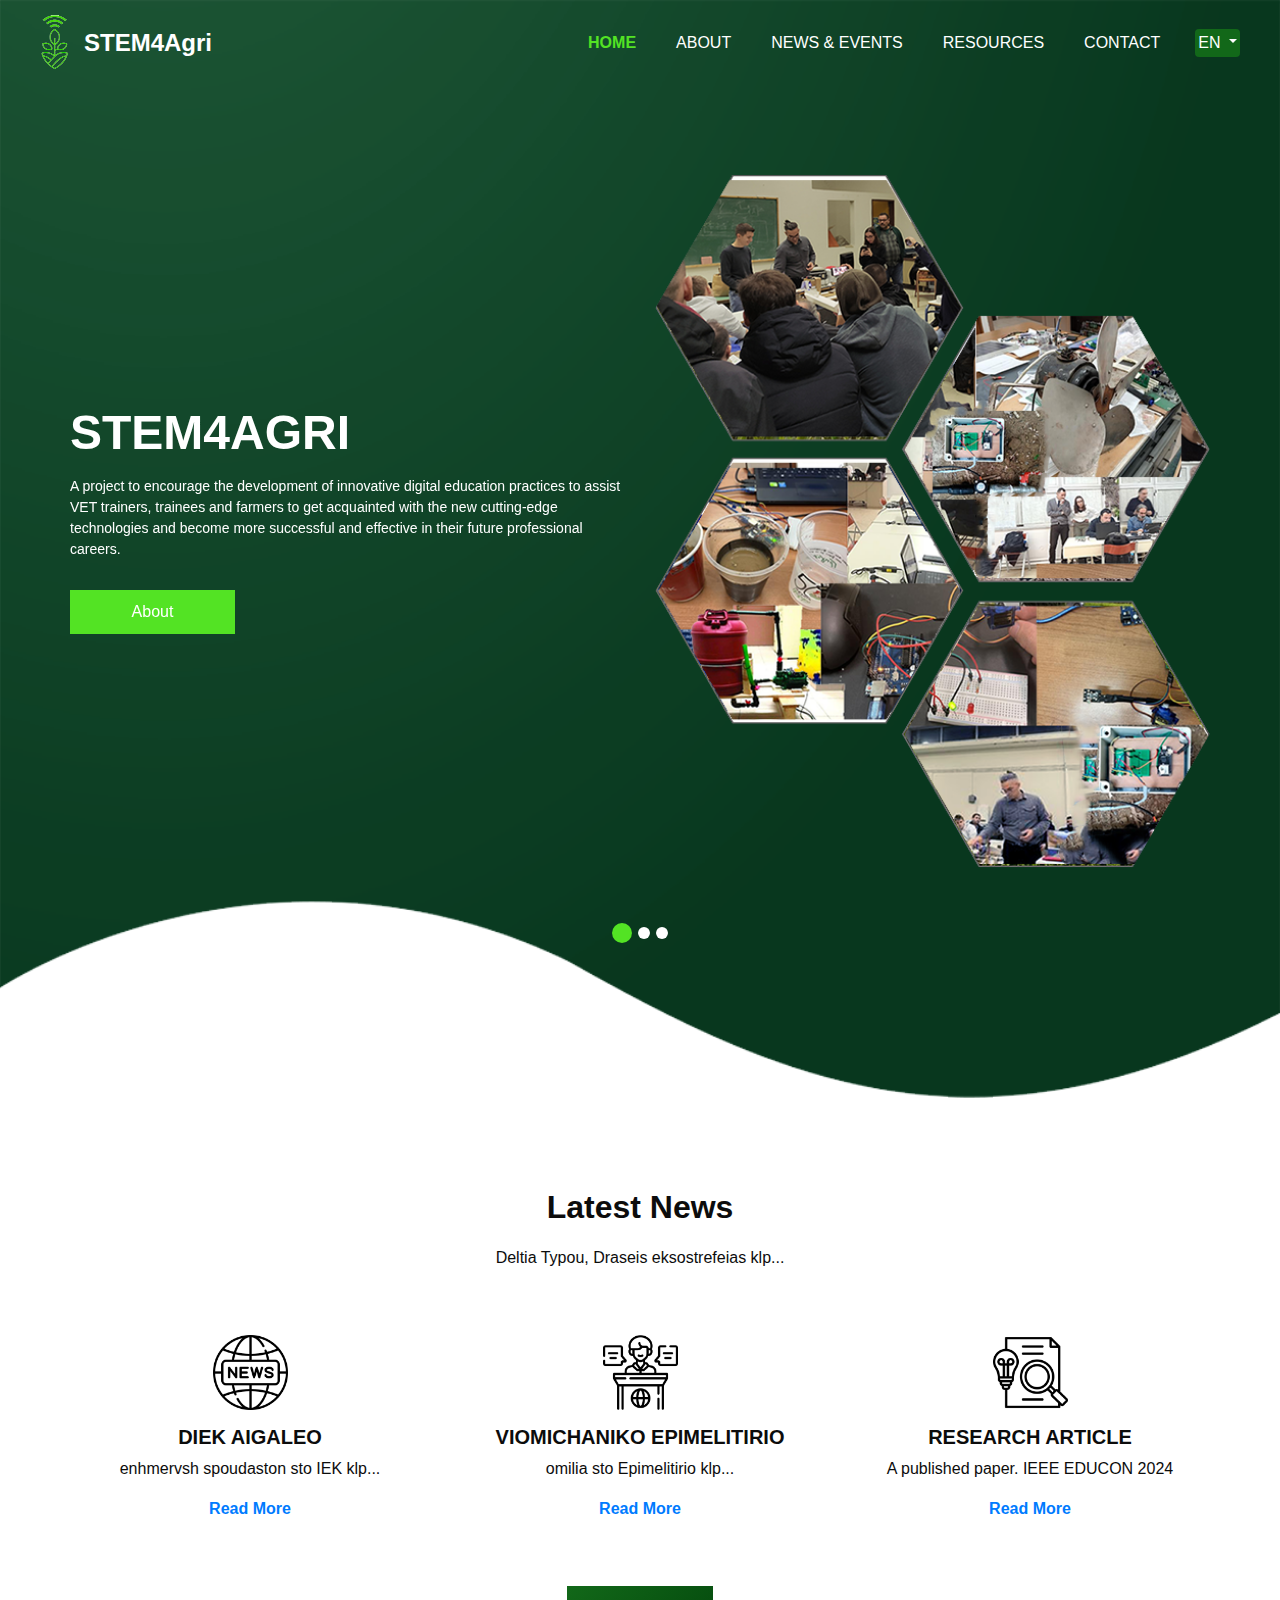
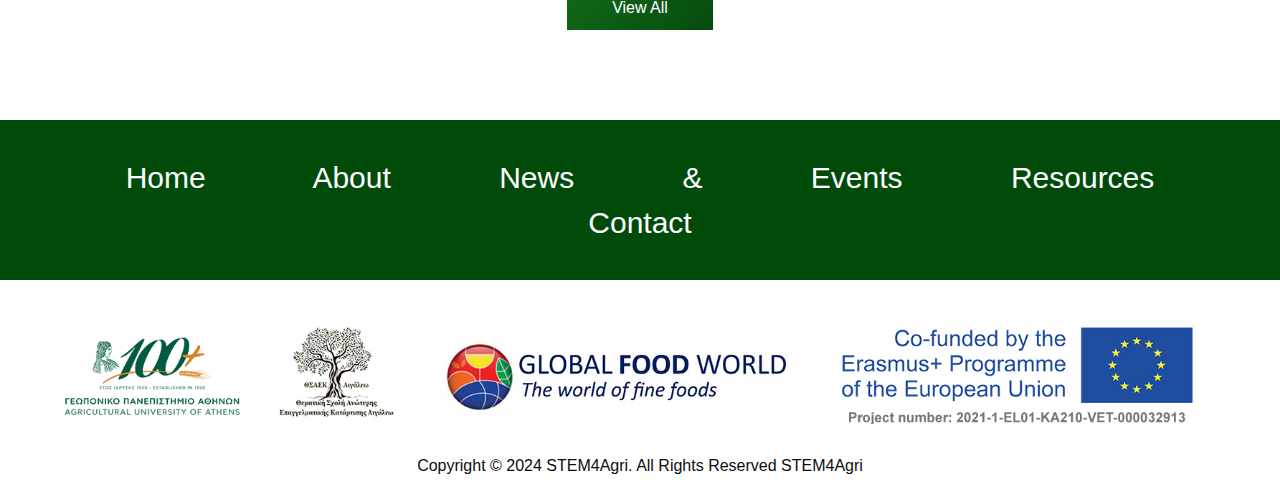
<file: index.html>
<!DOCTYPE html>
<html>
<head>
  <meta charset="utf-8"/>
  <meta http-equiv="X-UA-Compatible" content="IE=edge"/>
  <meta name="viewport" content="width=device-width, initial-scale=1, shrink-to-fit=no"/>
  <link rel="stylesheet" type="text/css" href="css/bootstrap.css"/>
  <link rel="stylesheet" href="css/font-awesome.min.css"/>
  <link rel="stylesheet" href="css/style.css"/>
  <link rel="stylesheet" href="css/responsive.css"/>
  <link rel="shortcut icon" href="images/logo.png">
  <title> STEM4Agri </title>
</head>
<body>
  <div class="hero_area">
    <div class="hero_bg_box bg_img_box">
      <img src="images/hero-bg2.png">
    </div>
    <header class="header_section">
      <div class="container-fluid">
        <nav class="navbar navbar-expand-lg custom_nav-container ">
          <img src="images/logoS.png"><a class="navbar-brand" href="index.html"><span>STEM4Agri</span></a>
          <div class="collapse navbar-collapse" id="navbarSupportedContent">
            <ul class="navbar-nav">
              <li class="nav-item active"><a class="nav-link" href="index.html">HOME <span class="sr-only">(current)</span></a></li>
              <li class="nav-item"><a class="nav-link" href="about.html"> ABOUT </a></li>
              <li class="nav-item"><a class="nav-link" href="news.html"> NEWS & EVENTS </a></li>
              <li class="nav-item"><a class="nav-link" href="resources.html"> RESOURCES </a></li>
              <li class="nav-item"><a class="nav-link" href="contact.html"> CONTACT </a></li>
              <li class="nav-item"> 
                <div class="container">
                  <div class="dropdown">
                    <button class="btn btn-custom dropdown-toggle" type="button" data-toggle="dropdown">
                      EN
                      <span class="caret"></span>
                    </button>
                    <ul class="dropdown-menu">
                      <li><a href="index.html">Englisch </a></li>
                      <li><a href="indexL.html">Ελληνικά</a></li>
                    </ul>
                  </div>
                </div>
              </li>
            </ul>
          </div>
        </nav>
      </div>
    </header>
    <section class="slider_section">
      <div id="customCarousel1" class="carousel slide" data-ride="carousel">
        <div class="carousel-inner">
          <div class="carousel-item active">
            <div class="container ">
              <div class="row">
                <div class="col-md-6 ">
                  <div class="detail-box">
                    <h1>STEM4Agri</h1>
                    <p>A project to encourage the development of innovative digital education practices to assist VET trainers, trainees and farmers to get acquainted with the new cutting-edge technologies and become more successful and effective in their future professional careers.</p>
                    <div class="btn-box">
                      <a href="about.html" class="btn1">About</a>
                    </div>
                  </div>
                </div>
                <div class="col-md-6">
                  <div class="img-box">
                    <img src="images/s2.png">
                  </div>
                </div>
              </div>
            </div>
          </div>
          <div class="carousel-item">
            <div class="container">
              <div class="row">
                <div class="col-md-6">
                  <div class="detail-box">
                    <h1>STEM4Agri</h1>
                    <p>STEM Practices for Modernising Agricultural Training.</p>
                    <div class="btn-box">
                      <a href="resources.html" class="btn1">Resources</a>
                    </div>
                  </div>
                </div>
                <div class="col-md-6">
                  <div class="img-box">
                    <img src="images/s1.png">
                  </div>
                </div>
              </div>
            </div>
          </div>
          <div class="carousel-item">
            <div class="container">
              <div class="row">
                <div class="col-md-6">
                  <div class="detail-box">
                    <h1>STEM4Agri</h1>
                    <p>Deltia Typou, Draseis eksostrefeias klp...</p>
                    <div class="btn-box">
                      <a href="news.html" class="btn1">Latest News</a>
                    </div>
                  </div>
                </div>
                <div class="col-md-6">
                  <div class="img-box">
                    <img src="images/s3.png">
                  </div>
                </div>
              </div>
            </div>
          </div>
        </div>
        <ol class="carousel-indicators">
          <li data-target="#customCarousel1" data-slide-to="0" class="active"></li>
          <li data-target="#customCarousel1" data-slide-to="1"></li>
          <li data-target="#customCarousel1" data-slide-to="2"></li>
        </ol>
      </div>
    </section>
  </div>
  <section class="service_section layout_padding">
    <div class="service_container">
      <div class="container">
        <div class="heading_container heading_center">
          <h2>Latest <span>News</span></h2>
          <p>Deltia Typou, Draseis eksostrefeias klp...</p>
        </div>
        <div class="row">
          <div class="col-md-4">
            <div class="box">
              <div class="img-box">
                <img src="images/n1.png">
              </div>
              <div class="detail-box">
                <h5>DIEK Aigaleo</h5>
                <p>enhmervsh spoudaston sto IEK klp...</p>
                <a href="">Read More</a>
              </div>
            </div>
          </div>
          <div class="col-md-4">
            <div class="box">
              <div class="img-box">
                <img src="images/c1.png">
              </div>
              <div class="detail-box">
                <h5>Viomichaniko Epimelitirio</h5>
                <p>omilia sto Epimelitirio klp...</p>
                <a href="">Read More</a>
              </div>
            </div>
          </div>
          <div class="col-md-4">
            <div class="box">
              <div class="img-box">
                <img src="images/r1.png">
              </div>
              <div class="detail-box">
                <h5>Research article</h5>
                <p>A published paper. IEEE EDUCON 2024</p>
                <a href="">Read More</a>
              </div>
            </div>
          </div>
        </div>
        <div class="btn-box">
          <a href="news.html">View All</a>
        </div>
      </div>
    </div>
  </section>
  <div class="info_section2">
    <a href="index.html">Home</a>
    <a href="about.html">About</a>
    <a href="news.html">News & Events</a>
    <a href="resources.html">Resources</a>
    <a href="contact.html">Contact</a>
  </div>
  <div class="footer_section">
    <img src="images/f1.png">
    <p> Copyright &copy; 2024 STEM4Agri. All Rights Reserved STEM4Agri</p>
  </div>
  <script type="text/javascript" src="js/jquery-3.4.1.min.js"></script>
  <script type="text/javascript" src="js/bootstrap.js"></script>
  <script type="text/javascript" src="js/custom.js"></script>
</body>
</html>
</file>
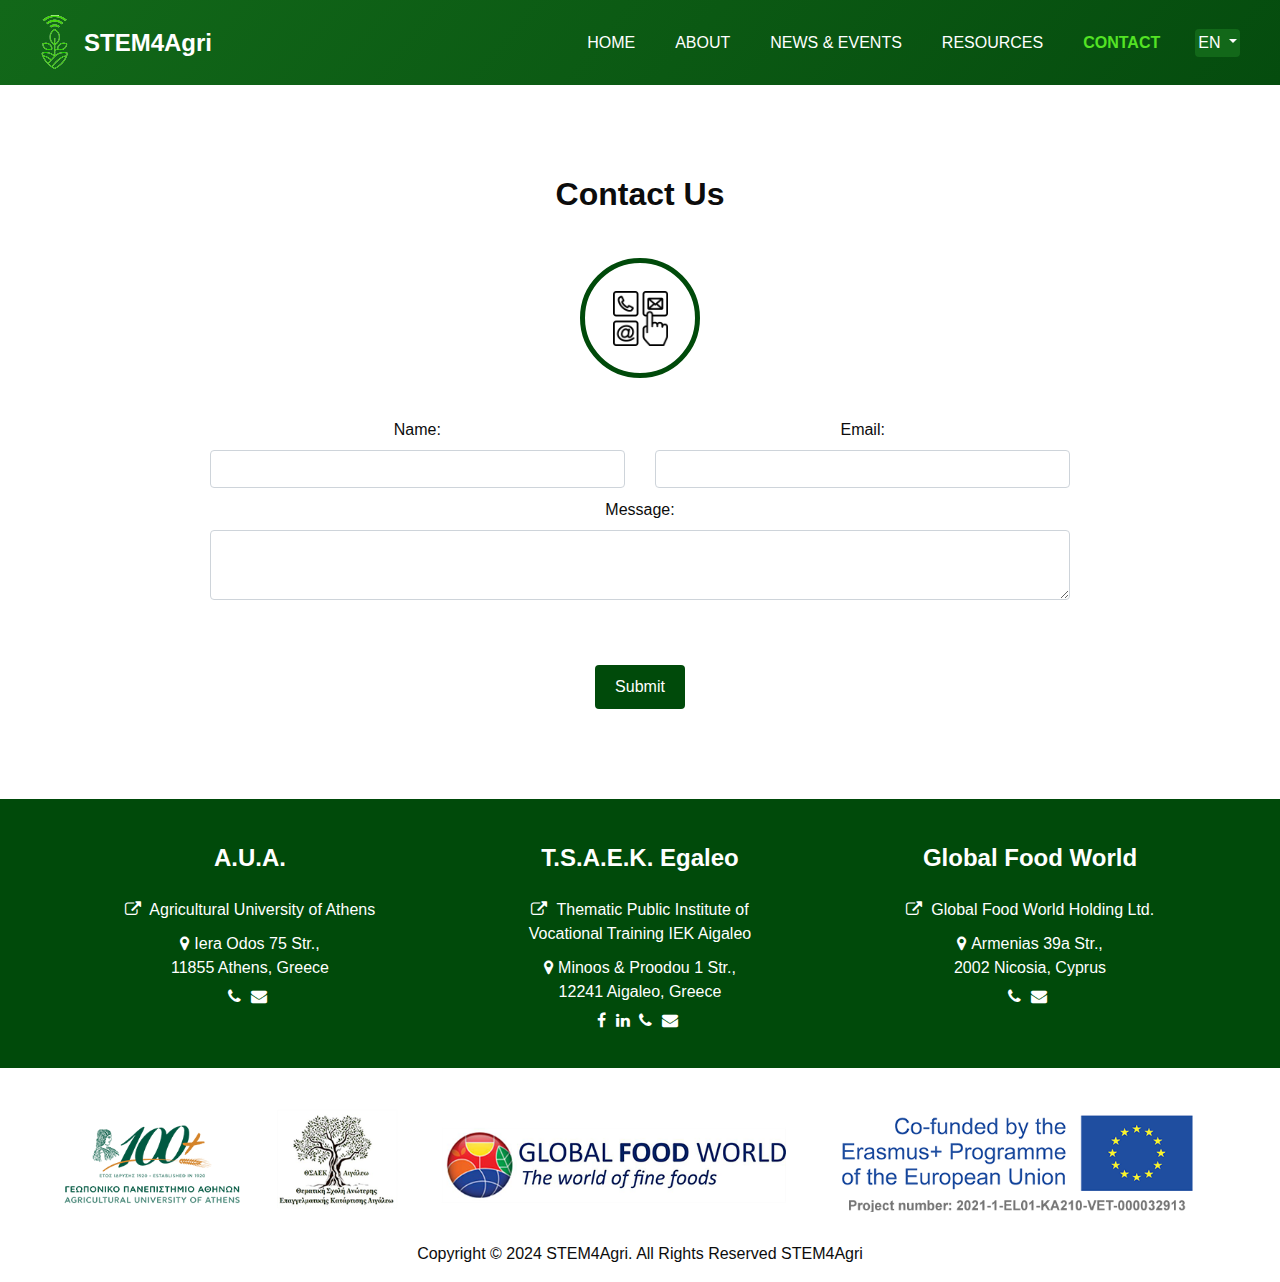
<file: contact.html>
<!DOCTYPE html>
<html>
<head>
  <meta charset="utf-8"/>
  <meta http-equiv="X-UA-Compatible" content="IE=edge"/>
  <meta name="viewport" content="width=device-width, initial-scale=1, shrink-to-fit=no"/>
  <link rel="stylesheet" type="text/css" href="css/bootstrap.css"/>
  <link rel="stylesheet" href="css/font-awesome.min.css"/>
  <link rel="stylesheet" href="css/style.css"/>
  <link rel="stylesheet" href="css/responsive.css"/>
  <link rel="shortcut icon" href="images/logo.png">
  <title> Contact STEM4Agri </title>
</head>
<body class="sub_page">
  <div class="hero_area">
    <div class="hero_bg_box">
      <div class="bg_img_box">
        <img src="images/hero-bg2.png">
      </div>
    </div>
    <header class="header_section">
      <div class="container-fluid">
        <nav class="navbar navbar-expand-lg custom_nav-container">
          <img src="images/logoS.png">
          <a class="navbar-brand" href="index.html"><span>STEM4Agri</span></a>
          <div class="collapse navbar-collapse" id="navbarSupportedContent">
            <ul class="navbar-nav">
              <li class="nav-item "><a class="nav-link" href="index.html">HOME </a></li>
              <li class="nav-item"><a class="nav-link" href="about.html"> ABOUT </a></li>
              <li class="nav-item"><a class="nav-link" href="news.html"> NEWS & EVENTS </a></li>
              <li class="nav-item"><a class="nav-link" href="resources.html"> RESOURCES </a></li>
              <li class="nav-item active"><a class="nav-link" href="contact.html"> CONTACT <span class="sr-only">(current)</span></a></li>
              <li class="nav-item"> 
                <div class="container">
                  <div class="dropdown">
                    <button class="btn btn-custom dropdown-toggle" type="button" data-toggle="dropdown">
                      EN 
                      <span class="caret"></span>
                    </button>
                    <ul class="dropdown-menu">
                      <li><a href="index.html">Englisch</a></li>
                      <li><a href="indexL.html">Ελληνικά</a></li>
                    </ul>
                  </div>
                </div>
              </li>
            </ul>
          </div>
        </nav>
      </div>
    </header>
  </div>
  <section class="contact_section layout_padding">
    <div class="container">
      <div class="heading_container heading_center">
        <h2> Contact Us </h2>
      </div>
      <div class="contact_container">
        <div class="box">
          <div class="img-box">
            <img src="images/e1.png">
          </div>
          <form class="row justify-content-center" action="submit_form.php" method="post">
            <div class="col-md-6">
              <label for="name">Name:</label><input type="text" id="name" name="name" class="form-control" required>
            </div>
            <div class="col-md-6">
              <label for="email">Email:</label><input type="email" id="email" name="email" class="form-control" required>
            </div>
            <div class="col-12">
              <label for="message">Message:</label><textarea id="message" name="message" class="form-control" required></textarea>
            </div>
            <div class="col-12">
              <input type="submit" value="Submit" class="btn btn-primary">
            </div>
          </form>
        </div>
      </div>
    </div>
  </section>
  <section class="info_section layout_padding2">
    <div class="container">
      <div class="row">
        <div class="col-lg-3 info_col">
          <div class="info_contact"><h4>A.U.A.</h4>
            <div class="contact_link_box">
              <a href="https:www.aua.gr/"><i class="fa fa-external-link" aria-hidden="true"></i><span> Agricultural University of Athens </span></a>
              <a href="https://maps.app.goo.gl/DgCte97DmgBnaL817"><i class="fa fa-map-marker" aria-hidden="true"></i>Iera Odos 75 Str., <br>11855 Athens, Greece <br></a>
              <div>
                <a href="tel:+302105294109"><i class="fa fa-phone" aria-hidden="true"></i></a>
                <a href="mailto:stem4agri@proton.me" target="_blank"><i class="fa fa-envelope" aria-hidden="true"></i></a>
              </div>
            </div>
          </div>
        </div>
        <div class="col-lg-3 info_col">
          <div class="info_contact"><h4>T.S.A.E.K. Egaleo</h4>
            <div class="contact_link_box">
              <a href="https://iekaigal.att.sch.gr/"><i class="fa fa-external-link" aria-hidden="true"></i><span> Thematic Public Institute of Vocational Training IEK Aigaleo </span></a>
              <a href="https://maps.app.goo.gl/fS7hCHMxMsse6kMC8"><i class="fa fa-map-marker" aria-hidden="true"></i>Minoos & Proodou 1 Str., <br>12241 Aigaleo, Greece </a>
                <div>
                  <a href="https://www.facebook.com/iekaigaleo/" target="_blank"><i class="fa fa-facebook"></i></a>
                  <a href="https://gr.linkedin.com/in/iek-aigaleo-a903041a2" target="_blank"><i class="fa fa-linkedin"></i></a>
                  <a href="tel:+302105695608"><i class="fa fa-phone" aria-hidden="true"></i></a>
                  <a href="mailto:grammateia@iek-aigal.att.sch.gr" target="_blank"><i class="fa fa-envelope" aria-hidden="true"></i></a>
                </div>
            </div>
          </div>
        </div>
        <div class=" col-lg-3 mx-auto info_col">
          <div class="info_contact"><h4>Global Food World </h4>
            <div class="contact_link_box">
              <a href="https://globalfoodworld.com/"><i class="fa fa-external-link" aria-hidden="true"></i><span> Global Food World Holding Ltd.</span></a>
              <a href="https://maps.app.goo.gl/4Je7DqsVietHyevw8"><i class="fa fa-map-marker" aria-hidden="true"></i>Armenias 39a Str., <br>2002 Nicosia, Cyprus</a>
              <div>
                <a href="tel:+306948085805"><i class="fa fa-phone" aria-hidden="true"></i></a>
                <a href="mailto:info@globalfoodworld.com"><i class="fa fa-envelope" aria-hidden="true"></i></a>
              </div>
            </div>
          </div>
        </div>
      </div>
    </div>
  </section>
  <div class="footer_section">
    <img src="images/f1.png">
    <p> Copyright &copy; 2024 STEM4Agri. All Rights Reserved STEM4Agri</p>
  </div>
  <script type="text/javascript" src="js/jquery-3.4.1.min.js"></script>
  <script type="text/javascript" src="js/bootstrap.js"></script>
  <script type="text/javascript" src="js/custom.js"></script>
</body>
</html>
</file>
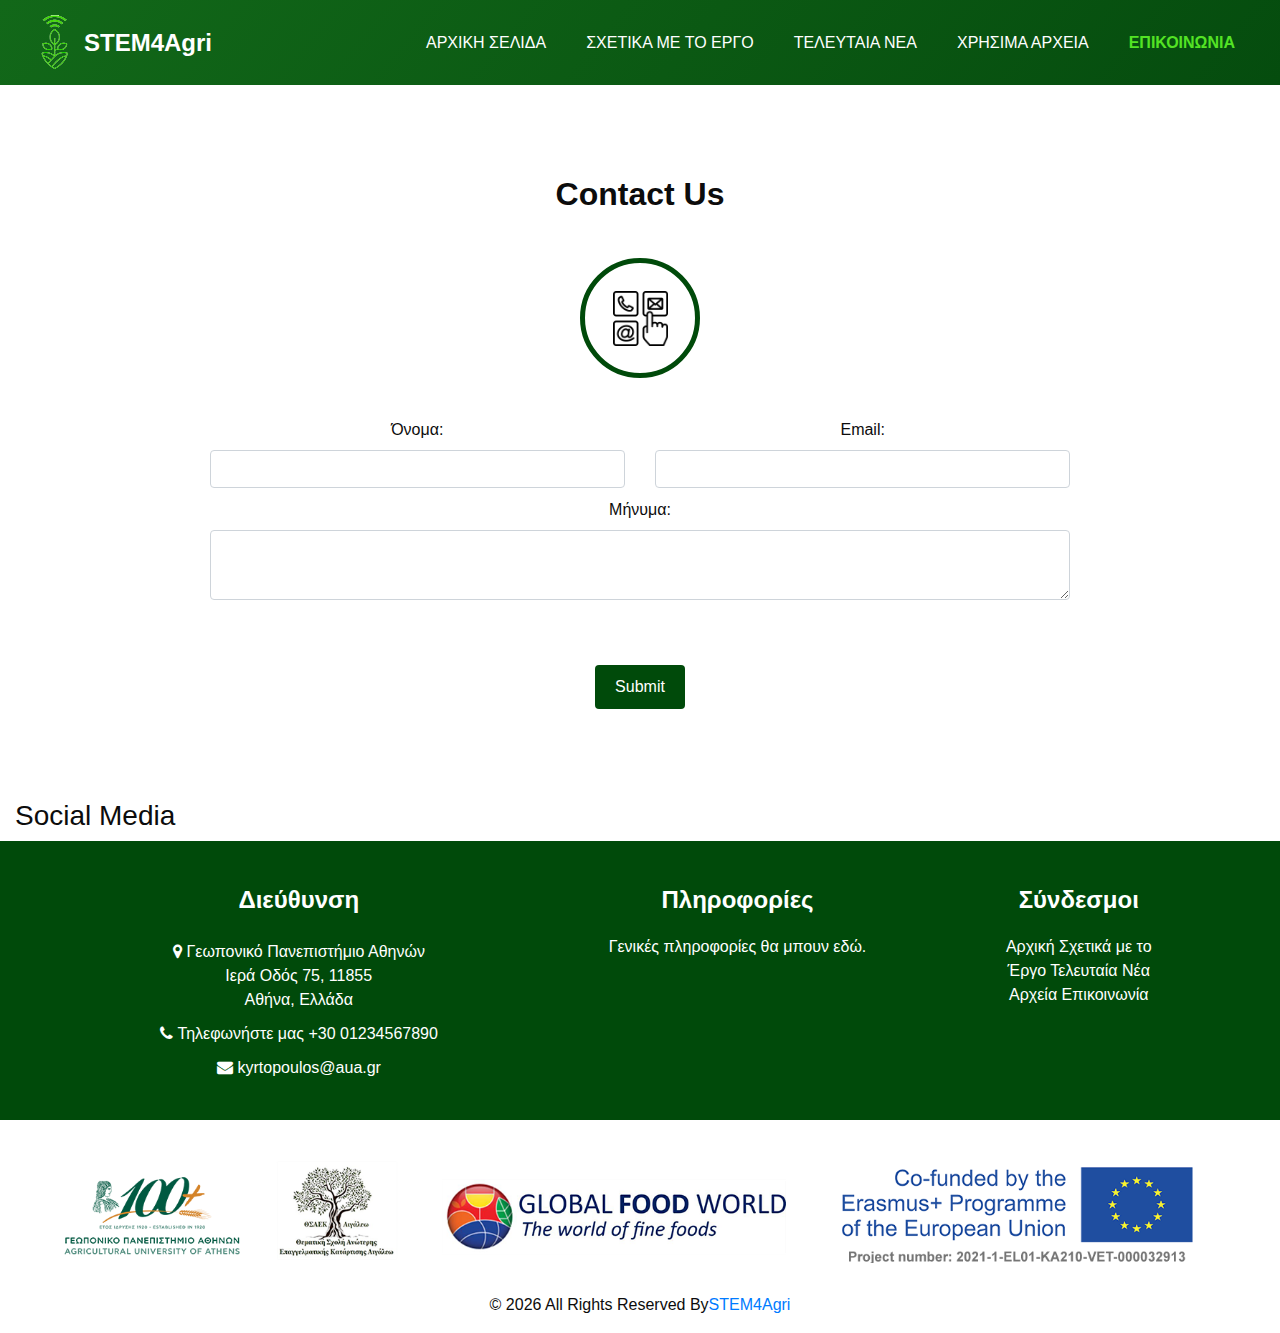
<file: contactL.html>
<!DOCTYPE html>
<html>
<head>
  <meta charset="utf-8"/>
  <meta http-equiv="X-UA-Compatible" content="IE=edge"/>
  <meta name="viewport" content="width=device-width, initial-scale=1, shrink-to-fit=no"/>
  <link rel="stylesheet" type="text/css" href="css/bootstrap.css"/>
  <link rel="stylesheet" href="css/font-awesome.min.css"/>
  <link rel="stylesheet" href="css/style.css"/>
  <link rel="stylesheet" href="css/responsive.css"/>
  <link rel="shortcut icon" href="images/logo.png">
  <title> Επικοινωνία STEM4Agri </title>
</head>
<body class="sub_page">
  <div class="hero_area">
    <div class="hero_bg_box">
      <div class="bg_img_box">
        <img src="images/hero-bg2.png">
      </div>
    </div>
    <header class="header_section">
      <div class="container-fluid">
        <nav class="navbar navbar-expand-lg custom_nav-container">
          <img src="images/logoS.png"><a class="navbar-brand" href="index.html"><span>STEM4Agri</span></a>
          <div class="collapse navbar-collapse" id="navbarSupportedContent">
            <ul class="navbar-nav">
              <li class="nav-item "><a class="nav-link" href="indexL.html">ΑΡΧΙΚΗ ΣΕΛΙΔΑ </a></li>
              <li class="nav-item"><a class="nav-link" href="aboutL.html"> ΣΧΕΤΙΚΑ ΜΕ ΤΟ ΕΡΓΟ </a></li>
              <li class="nav-item"><a class="nav-link" href="newsL.html"> ΤΕΛΕΥΤΑΙΑ ΝΕΑ </a></li>
              <li class="nav-item"><a class="nav-link" href="resourcesL.html"> ΧΡΗΣΙΜΑ ΑΡΧΕΙΑ </a></li>
              <li class="nav-item active"><a class="nav-link" href="contactL.html"> ΕΠΙΚΟΙΝΩΝΙΑ <span class="sr-only">(current)</span></a></li>
           </ul>
          </div>
        </nav>
      </div>
    </header>
  </div>
  <section class="contact_section layout_padding">
    <div class="container">
      <div class="heading_container heading_center"><h2> Contact Us </h2></div>
      <div class="contact_container">
        <div class="box">
          <div class="img-box"><img src="images/e1.png"></div>
          <form class="row justify-content-center" action="submit_form.php" method="post">
            <div class="col-md-6">
              <label for="name">Όνομα:</label><input type="text" id="name" name="name" class="form-control" required>
            </div>
            <div class="col-md-6">
              <label for="email">Email:</label><input type="email" id="email" name="email" class="form-control" required>
            </div>
            <div class="col-12">
              <label for="message">Μήνυμα:</label><textarea id="message" name="message" class="form-control" required></textarea>
            </div>
            <div class="col-12">
              <input type="submit" value="Submit" class="btn btn-primary">
            </div>
          </form>
        </div>
      </div>
    </div>
  </section>
  <section>
    <div class="col-lg-2">
      <div><h3>Social Media</h3></div>



    </div>
  </section>
  <section class="info_section layout_padding2">
    <div class="container">
      <div class="row">
        <div class="col-lg-4 info_col">
          <div class="info_contact"><h4>Διεύθυνση</h4>
            <div class="contact_link_box">
              <a href="https:www.aua.gr/"><i class="fa fa-map-marker" aria-hidden="true"></i><span>Γεωπονικό Πανεπιστήμιο Αθηνών <br>Ιερά Οδός 75, 11855 <br>Αθήνα, Ελλάδα</span></a>
              <a href="tel:"><i class="fa fa-phone" aria-hidden="true"></i><span>Τηλεφωνήστε μας +30 01234567890</span></a>
              <a href="mailto:"><i class="fa fa-envelope" aria-hidden="true"></i><span>kyrtopoulos@aua.gr</span></a>
            </div>
          </div>
        </div>
        <div class="col-lg-3 info_col">
          <div class="info_detail"><h4>Πληροφορίες</h4><p>Γενικές πληροφορίες θα μπουν εδώ.</p></div>
        </div>
        <div class=" col-lg-2 mx-auto info_col">
          <div class="info_link_box"><h4>Σύνδεσμοι</h4>
            <div class="info_links">
              <a class="" href="indexL.html">Αρχική</a>
              <a class="" href="aboutL.html">Σχετικά με το Έργο</a>
              <a class="" href="newsL.html">Τελευταία Νέα</a>
              <a class="" href="resourcesL.html">Αρχεία</a>
              <a class="" href="contactL.html">Επικοινωνία</a>
            </div>
          </div>
        </div>
      </div>
    </div>
  </section>
  <div class="footer_section"><img src="images/f1.png"><p>&copy; <span id="displayYear"></span> All Rights Reserved By<a href="">STEM4Agri</a></p></div>
  <script type="text/javascript" src="js/jquery-3.4.1.min.js"></script>
  <script type="text/javascript" src="js/bootstrap.js"></script>
  <script type="text/javascript" src="js/custom.js"></script>
</body>
</html>
</file>
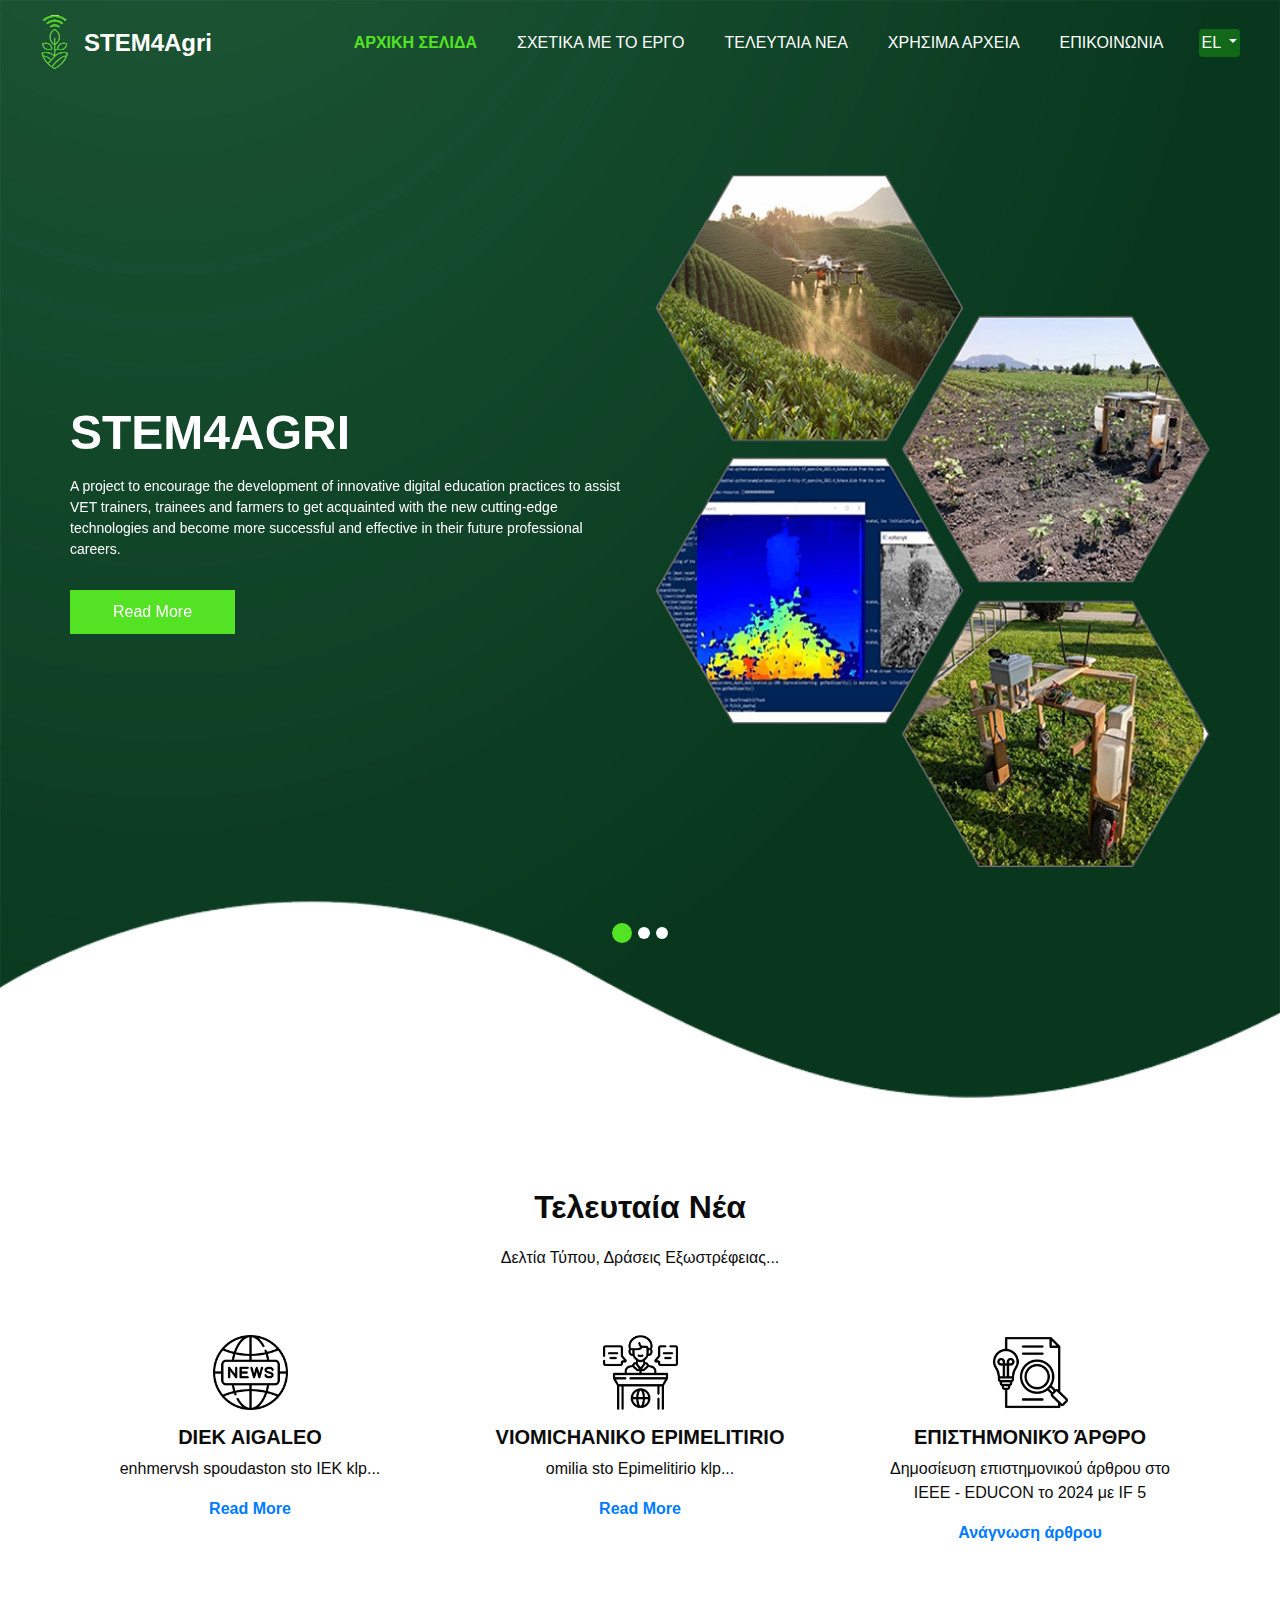
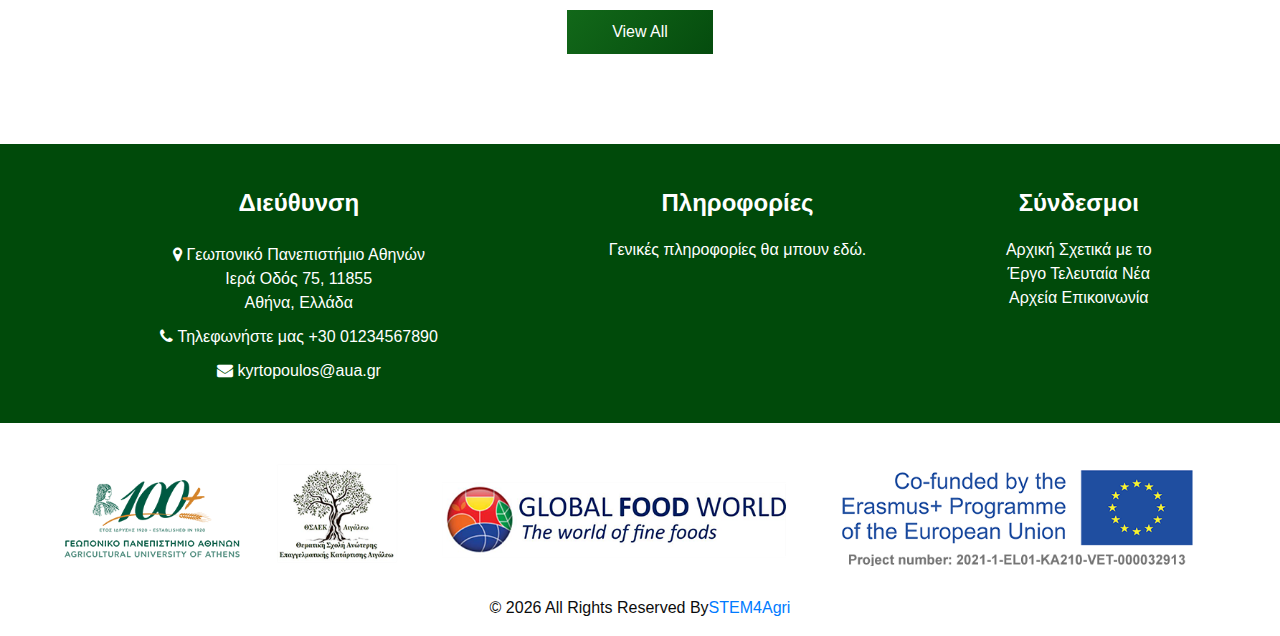
<file: indexL.html>
<!DOCTYPE html>
<html>
<head>
  <meta charset="utf-8"/>
  <meta http-equiv="X-UA-Compatible" content="IE=edge"/>
  <meta name="viewport" content="width=device-width, initial-scale=1, shrink-to-fit=no"/>
  <link rel="stylesheet" type="text/css" href="css/bootstrap.css"/>
  <link rel="stylesheet" href="css/font-awesome.min.css"/>
  <link rel="stylesheet" href="css/style.css"/>
  <link rel="stylesheet" href="css/responsive.css"/>
  <link rel="shortcut icon" href="images/logo.png">
  <title> STEM4Agri </title>
</head>
<body>
  <div class="hero_area">
    <div class="hero_bg_box bg_img_box"><img src="images/hero-bg2.png"></div>
    <header class="header_section">
      <div class="container-fluid">
        <nav class="navbar navbar-expand-lg custom_nav-container ">
          <img src="images/logoS.png"><a class="navbar-brand" href="indexL.html"><span>STEM4Agri</span></a>
          <div class="collapse navbar-collapse" id="navbarSupportedContent">
            <ul class="navbar-nav">
              <li class="nav-item active"><a class="nav-link" href="indexL.html">ΑΡΧΙΚΗ ΣΕΛΙΔΑ <span class="sr-only">(current)</span></a></li>
              <li class="nav-item"><a class="nav-link" href="aboutL.html"> ΣΧΕΤΙΚΑ ΜΕ ΤΟ ΕΡΓΟ </a></li>
              <li class="nav-item"><a class="nav-link" href="newsL.html"> ΤΕΛΕΥΤΑΙΑ ΝΕΑ </a></li>
              <li class="nav-item"><a class="nav-link" href="resourcesL.html"> ΧΡΗΣΙΜΑ ΑΡΧΕΙΑ </a></li>
              <li class="nav-item"><a class="nav-link" href="contactL.html"> ΕΠΙΚΟΙΝΩΝΙΑ </a></li>
              <li class="nav-item"> 
                <div class="container">
                  <div class="dropdown">
                    <button class="btn btn-custom dropdown-toggle" type="button" data-toggle="dropdown">EL
                    <span class="caret"></span></button>
                    <ul class="dropdown-menu">
                      <li><a href="index.html">Englisch </a></li>
                      <li><a href="indexL.html">Ελληνικά</a></li>
                    </ul>
                  </div>
                </div>
              </li>

            </ul>
          </div>
        </nav>
      </div>
    </header>
    <section class="slider_section ">
      <div id="customCarousel1" class="carousel slide" data-ride="carousel">
        <div class="carousel-inner">
          <div class="carousel-item active">
            <div class="container ">
              <div class="row">
                <div class="col-md-6 ">
                  <div class="detail-box"><h1>STEM4Agri</h1><p>A project to encourage the development of innovative digital education practices to assist VET trainers, trainees and farmers to get acquainted with the new cutting-edge technologies and become more successful and effective in their future professional careers.</p>
                    <div class="btn-box"><a href="aboutL.html" class="btn1">Read More</a></div>
                  </div>
                </div>
                <div class="col-md-6"><div class="img-box"><img src="images/s1.png"></div></div>
              </div>
            </div>
          </div>
          <div class="carousel-item ">
            <div class="container ">
              <div class="row">
                <div class="col-md-6 ">
                  <div class="detail-box"><h1>STEM4Agri</h1><p>STEM Practices for Modernising Agricultural Training.</p>
                    <div class="btn-box"><a href="smartL.html" class="btn1">Read More</a></div>
                  </div>
                </div>
                <div class="col-md-6"><div class="img-box"><img src="images/s2.png"></div></div>
              </div>
            </div>
          </div>
          <div class="carousel-item">
            <div class="container ">
              <div class="row">
                <div class="col-md-6 ">
                  <div class="detail-box"><h1>STEM4Agri</h1><p>Δελτία Τύπου - Δράσεις Εξωστρέφειας - Εκδηλώσεις κλπ...</p>
                    <div class="btn-box"><a href="newsL.html" class="btn1">Read More</a></div>
                  </div>
                </div>
                <div class="col-md-6">
                  <div class="img-box"><img src="images/s3.png"></div>
                </div>
              </div>
            </div>
          </div>
        </div>
        <ol class="carousel-indicators">
          <li data-target="#customCarousel1" data-slide-to="0" class="active"></li>
          <li data-target="#customCarousel1" data-slide-to="1"></li>
          <li data-target="#customCarousel1" data-slide-to="2"></li>
        </ol>
      </div>
    </section>
  </div>
  <section class="service_section layout_padding">
    <div class="service_container">
      <div class="container">
        <div class="heading_container heading_center"><h2>Τελευταία <span>Νέα</span></h2><p>Δελτία Τύπου, Δράσεις Εξωστρέφειας...</p></div>
        <div class="row">
          <div class="col-md-4">
            <div class="box">
              <div class="img-box"><img src="images/n1.png"></div>
              <div class="detail-box"><h5>DIEK Aigaleo</h5><p>enhmervsh spoudaston sto IEK klp...</p><a href="">Read More</a></div>
            </div>
          </div>
          <div class="col-md-4">
            <div class="box">
              <div class="img-box"><img src="images/c1.png"></div>
              <div class="detail-box"><h5>Viomichaniko Epimelitirio</h5><p>omilia sto Epimelitirio klp...</p><a href="">Read More</a></div>
            </div>
          </div>
          <div class="col-md-4">
            <div class="box">
              <div class="img-box"><img src="images/r1.png"></div>
              <div class="detail-box"><h5>Επιστημονικό Άρθρο</h5><p>Δημοσίευση επιστημονικού άρθρου στο IEEE - EDUCON το 2024 με IF 5 </p><a href="">Ανάγνωση άρθρου</a></div>
            </div>
          </div>
        </div>
        <div class="btn-box"><a href="newsL.html">View All</a></div>
      </div>
    </div>
  </section>
  <section class="info_section layout_padding2">
    <div class="container">
      <div class="row">
        <div class="col-lg-4 info_col">
          <div class="info_contact"><h4>Διεύθυνση</h4>
            <div class="contact_link_box">
              <a href="https:www.aua.gr/"><i class="fa fa-map-marker" aria-hidden="true"></i><span>Γεωπονικό Πανεπιστήμιο Αθηνών <br>Ιερά Οδός 75, 11855 <br>Αθήνα, Ελλάδα</span></a>
              <a href="tel:"><i class="fa fa-phone" aria-hidden="true"></i><span>Τηλεφωνήστε μας +30 01234567890</span></a>
              <a href="mailto:"><i class="fa fa-envelope" aria-hidden="true"></i><span>kyrtopoulos@aua.gr</span></a>
            </div>
          </div>
        </div>
        <div class="col-lg-3 info_col">
          <div class="info_detail"><h4>Πληροφορίες</h4><p>Γενικές πληροφορίες θα μπουν εδώ.</p></div>
        </div>
        <div class=" col-lg-2 mx-auto info_col">
          <div class="info_link_box"><h4>Σύνδεσμοι</h4>
            <div class="info_links">
              <a class="" href="indexL.html">Αρχική</a>
              <a class="" href="aboutL.html">Σχετικά με το Έργο</a>
              <a class="" href="newsL.html">Τελευταία Νέα</a>
              <a class="" href="resourcesL.html">Αρχεία</a>
              <a class="" href="contactL.html">Επικοινωνία</a>
            </div>
          </div>
        </div>
      </div>
    </div>
  </section>
  <div class="footer_section"><img src="images/f1.png"><p>&copy; <span id="displayYear"></span> All Rights Reserved By<a href="">STEM4Agri</a></p></div>
  <script type="text/javascript" src="js/jquery-3.4.1.min.js"></script>
  <script type="text/javascript" src="js/bootstrap.js"></script>
  <script type="text/javascript" src="js/custom.js"></script>
</body>
</html>
</file>
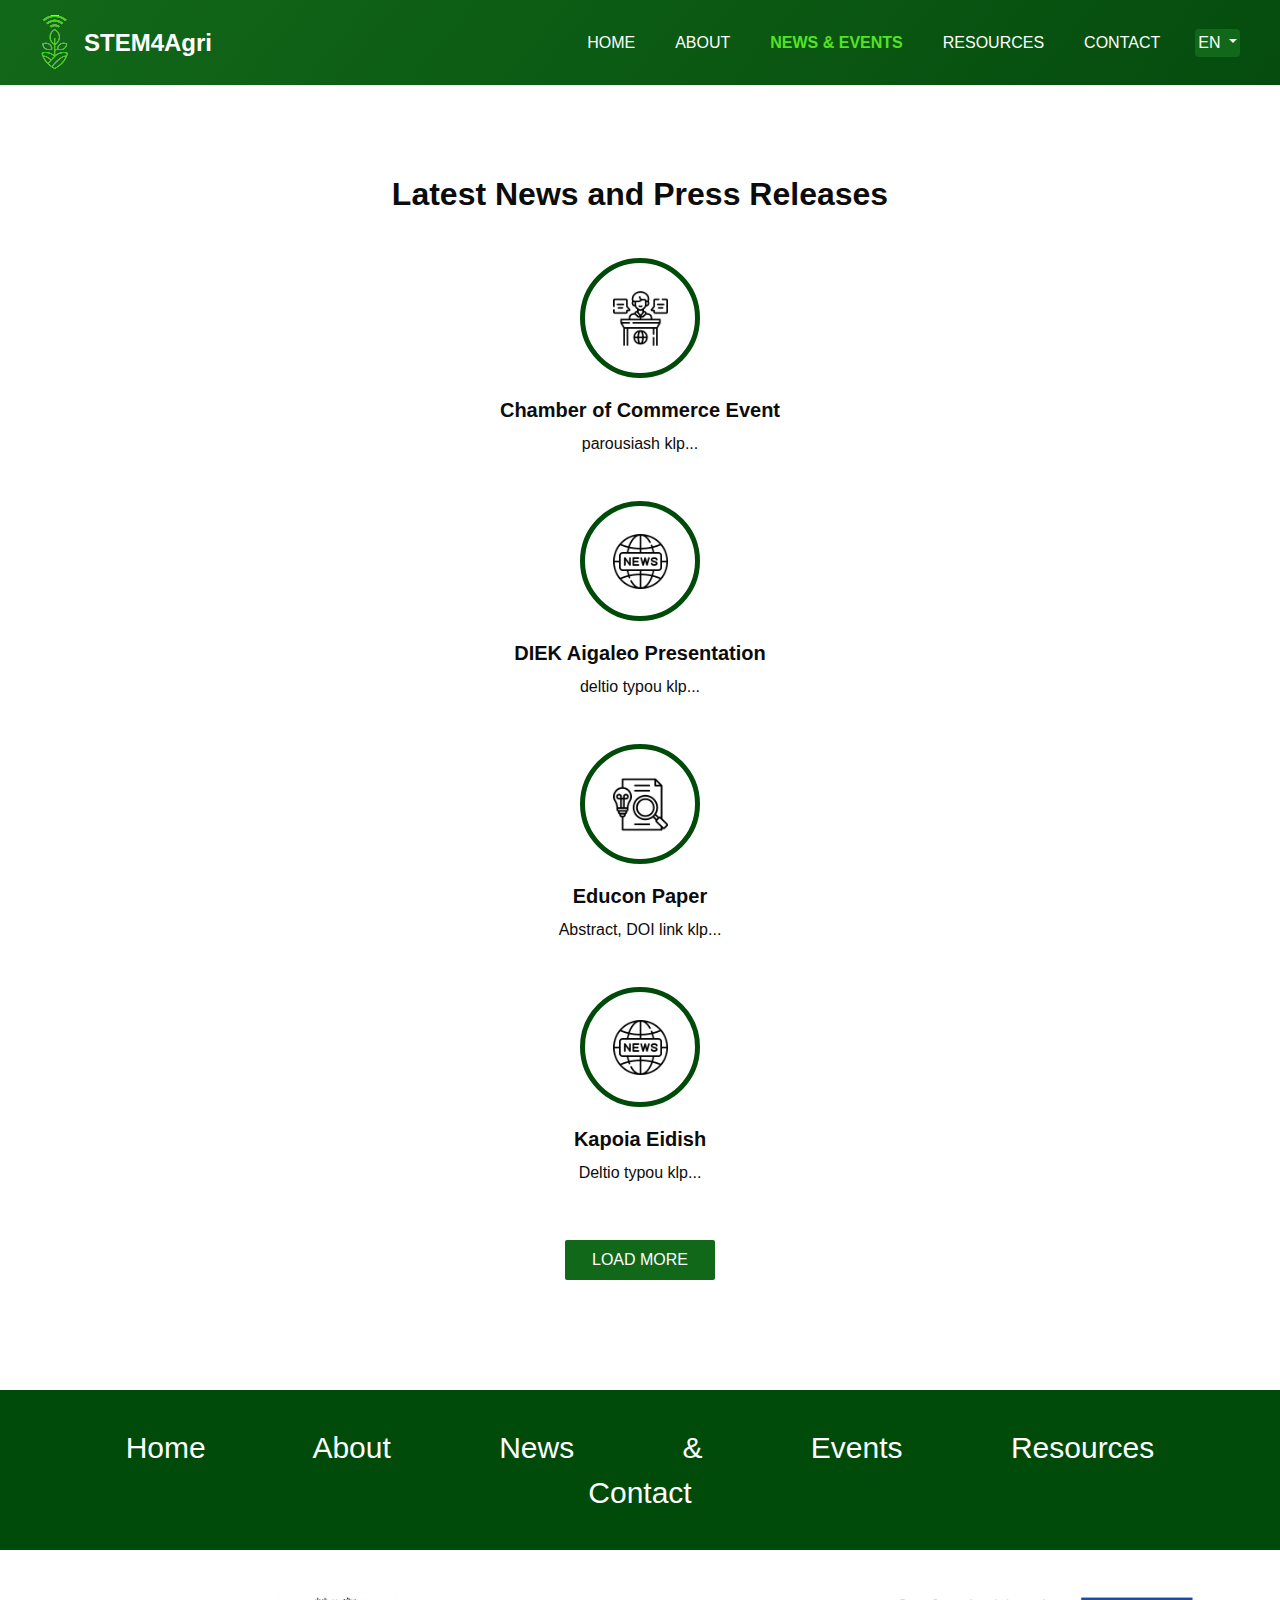
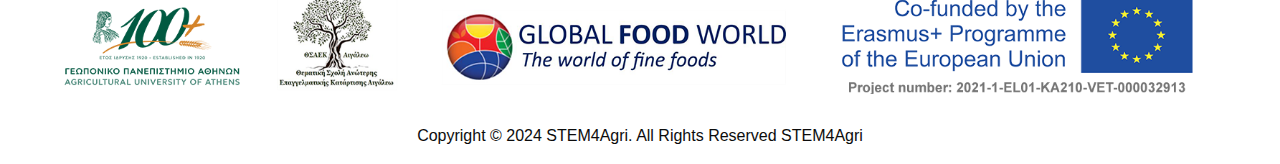
<file: news.html>
<!DOCTYPE html>
<html>
<head>
  <meta charset="utf-8"/>
  <meta http-equiv="X-UA-Compatible" content="IE=edge"/>
  <meta name="viewport" content="width=device-width, initial-scale=1, shrink-to-fit=no"/>
  <link rel="stylesheet" type="text/css" href="css/bootstrap.css"/>
  <link rel="stylesheet" href="css/font-awesome.min.css"/>
  <link rel="stylesheet" href="css/style.css"/>
  <link rel="stylesheet" href="css/responsive.css"/>
  <link rel="shortcut icon" href="images/logo.png">
  <title> News STEM4Agri </title>
</head>
<body class="sub_page">
  <div class="hero_area">
    <div class="hero_bg_box">
      <div class="bg_img_box">
        <img src="images/hero-bg2.png">
      </div>
    </div>
    <header class="header_section">
      <div class="container-fluid">
        <nav class="navbar navbar-expand-lg custom_nav-container">
          <img src="images/logoS.png">
          <a class="navbar-brand" href="index.html"><span>STEM4Agri</span></a>
          <div class="collapse navbar-collapse" id="navbarSupportedContent">
            <ul class="navbar-nav">
              <li class="nav-item"><a class="nav-link" href="index.html">HOME </a></li>
              <li class="nav-item"><a class="nav-link" href="about.html"> ABOUT </a></li>
              <li class="nav-item active"><a class="nav-link" href="news.html"> NEWS & EVENTS <span class="sr-only">(current)</span> </a></li>
              <li class="nav-item"><a class="nav-link" href="resources.html"> RESOURCES </a></li>
              <li class="nav-item"><a class="nav-link" href="contact.html"> CONTACT </a></li>
              <li class="nav-item"> 
                <div class="container">
                  <div class="dropdown">
                    <button class="btn btn-custom dropdown-toggle" type="button" data-toggle="dropdown">
                      EN
                      <span class="caret"></span>
                    </button>
                    <ul class="dropdown-menu">
                      <li><a href="index.html">Englisch </a></li>
                      <li><a href="indexL.html">Ελληνικά</a></li>
                    </ul>
                  </div>
                </div>
              </li>
            </ul>
          </div>
        </nav>
      </div>
    </header>
  </div>
  <section class="news_section layout_padding">
    <div class="container">
      <div class="heading_container heading_center">
        <h2>Latest News and Press Releases</h2>
      </div>
      <div class="news_container load-more-container">
      <input type="checkbox" id="load-more"/>
      <ul>
        <div class="box">
          <div class="img-box">
            <img src="images/c1.png">
          </div>
          <div class="detail-box">
            <h5>Chamber of Commerce Event</h5><p>parousiash klp...</p>
          </div>
        </div>
        <div class="box">
          <div class="img-box">
            <img src="images/n1.png">
          </div>
          <div class="detail-box">
            <h5>DIEK Aigaleo Presentation</h5><p>deltio typou klp...</p>
          </div>
        </div>
        <div class="box">
          <div class="img-box">
            <img src="images/r1.png">
          </div>
          <div class="detail-box">
            <h5>Educon Paper</h5><p>Abstract, DOI link klp...</p>
          </div>
        </div>
        <div class="box">
          <div class="img-box">
            <img src="images/n1.png">
          </div>
          <div class="detail-box">
            <h5>Kapoia Eidish</h5><p>Deltio typou klp...</p>
          </div>
        </div>
      </ul>
      <label class="load-more-btn" for="load-more">
        <span class="unloaded">LOAD MORE</span><span class="loaded">VIEW LESS</span>
      </label>  
      </div>
    </div>
  </section>
  <div class="info_section2">
    <a href="index.html">Home</a>
    <a href="about.html">About</a>
    <a href="news.html">News & Events</a>
    <a href="resources.html">Resources</a>
    <a href="contact.html">Contact</a>
  </div>
  <div class="footer_section">
    <img src="images/f1.png">
    <p> Copyright &copy; 2024 STEM4Agri. All Rights Reserved STEM4Agri</p>
  </div>
  <script type="text/javascript" src="js/jquery-3.4.1.min.js"></script>
  <script type="text/javascript" src="js/bootstrap.js"></script>
  <script type="text/javascript" src="js/custom.js"></script>
</body>
</html>
</file>
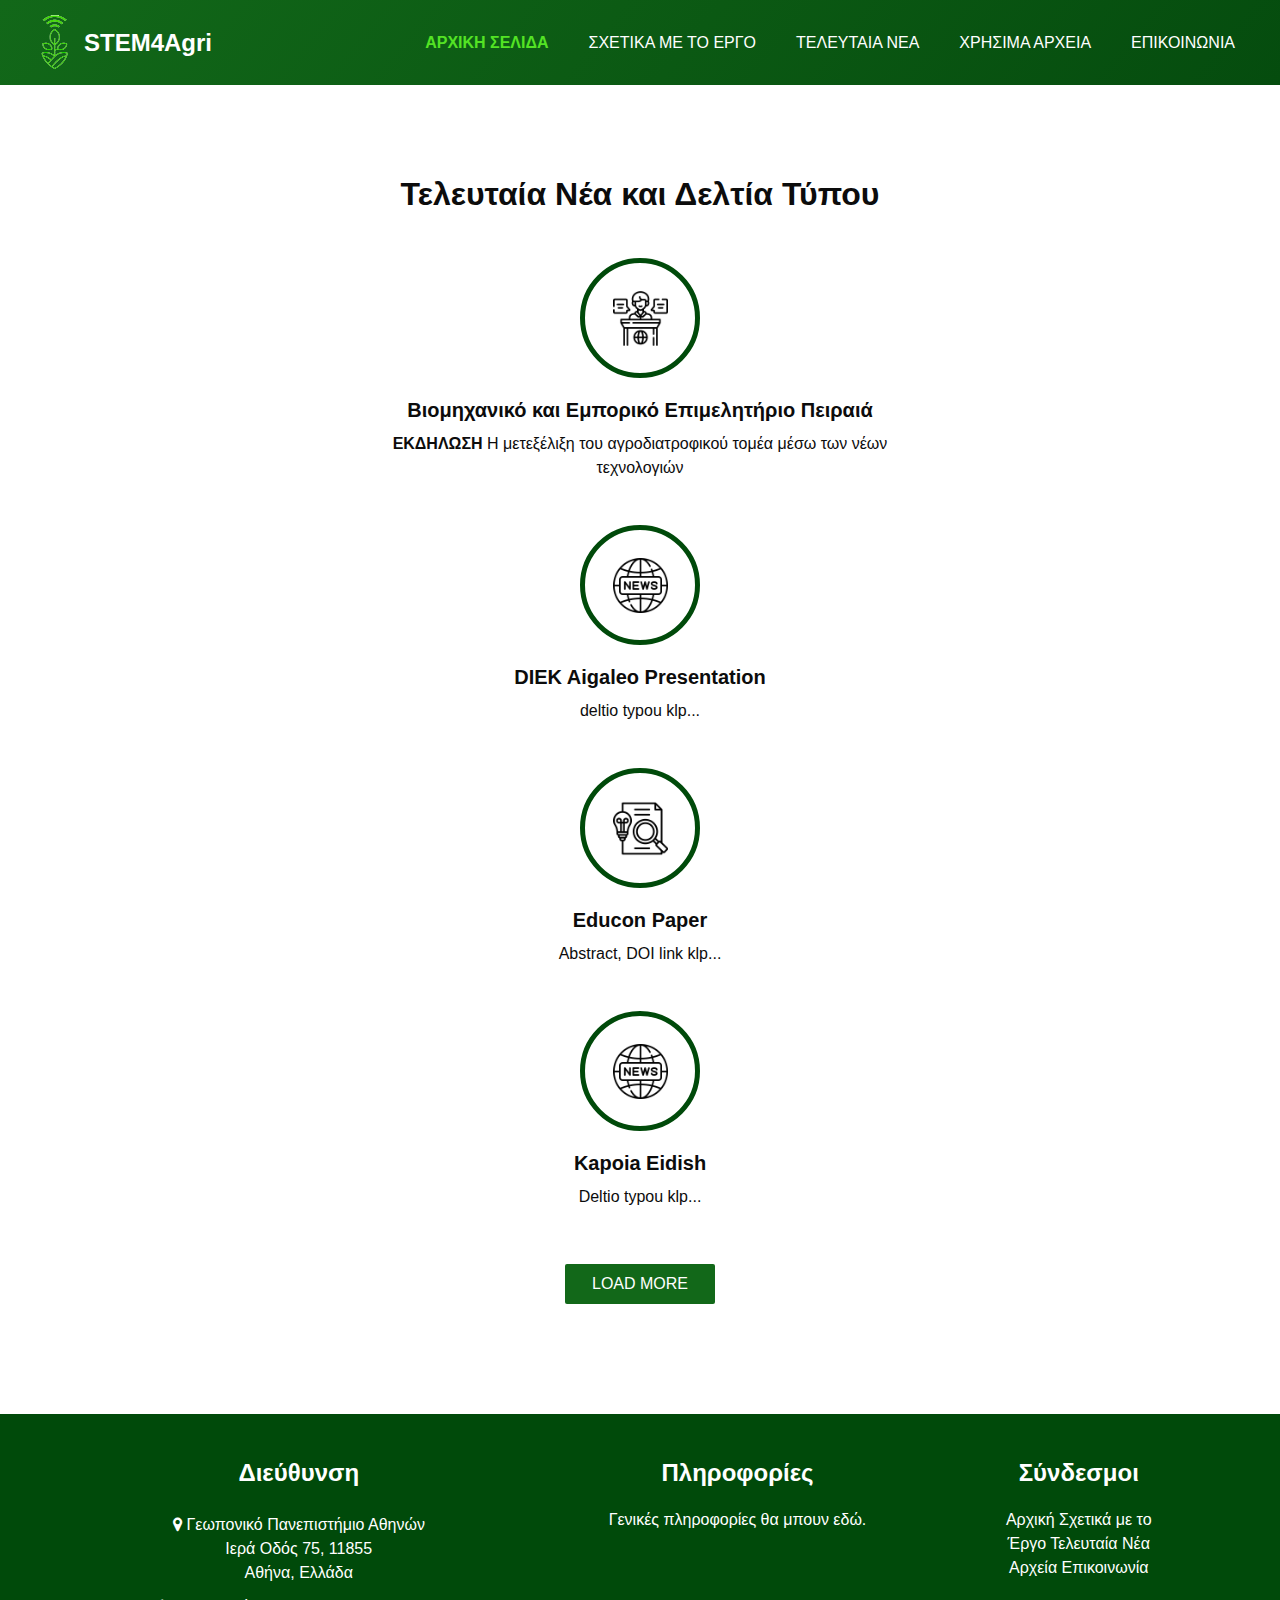
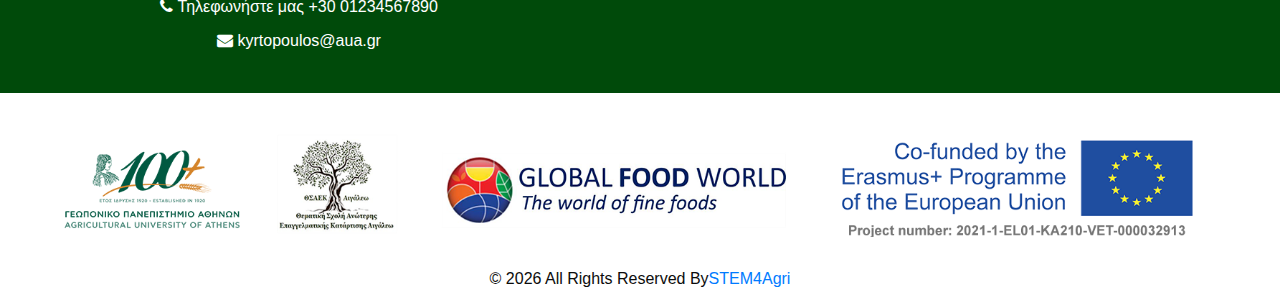
<file: newsL.html>
<!DOCTYPE html>
<html>
<head>
  <meta charset="utf-8"/>
  <meta http-equiv="X-UA-Compatible" content="IE=edge"/>
  <meta name="viewport" content="width=device-width, initial-scale=1, shrink-to-fit=no"/>
  <link rel="stylesheet" type="text/css" href="css/bootstrap.css"/>
  <link rel="stylesheet" href="css/font-awesome.min.css"/>
  <link rel="stylesheet" href="css/style.css"/>
  <link rel="stylesheet" href="css/responsive.css"/>
  <link rel="shortcut icon" href="images/logo.png">
  <title> Τελευταία Νέα STEM4Agri </title>
</head>
<body class="sub_page">
  <div class="hero_area">
    <div class="hero_bg_box"><div class="bg_img_box"><img src="images/hero-bg2.png"></div></div>
    <header class="header_section">
      <div class="container-fluid">
        <nav class="navbar navbar-expand-lg custom_nav-container">
          <img src="images/logoS.png"><a class="navbar-brand" href="indexL.html"><span>STEM4Agri</span></a>
          <div class="collapse navbar-collapse" id="navbarSupportedContent">
            <ul class="navbar-nav">
              <li class="nav-item active"><a class="nav-link" href="indexL.html">ΑΡΧΙΚΗ ΣΕΛΙΔΑ <span class="sr-only">(current)</span></a></li>
              <li class="nav-item"><a class="nav-link" href="aboutL.html"> ΣΧΕΤΙΚΑ ΜΕ ΤΟ ΕΡΓΟ </a></li>
              <li class="nav-item"><a class="nav-link" href="newsL.html"> ΤΕΛΕΥΤΑΙΑ ΝΕΑ </a></li>
              <li class="nav-item"><a class="nav-link" href="resourcesL.html"> ΧΡΗΣΙΜΑ ΑΡΧΕΙΑ </a></li>
              <li class="nav-item"><a class="nav-link" href="contactL.html"> ΕΠΙΚΟΙΝΩΝΙΑ </a>
            </ul>
          </div>
        </nav>
      </div>
    </header>
  </div>
  <section class="news_section layout_padding">
    <div class="container">
      <div class="heading_container heading_center"><h2>Τελευταία Νέα και Δελτία Τύπου</h2></div>
      <div class="news_container load-more-container">
      <input type="checkbox" id="load-more"/>
      <ul>
        <div class="box">
          <div class="img-box"><img src="images/c1.png"></div>
          <div class="detail-box"><h5>Βιομηχανικό και Εμπορικό Επιμελητήριο Πειραιά</h5><p><b>ΕΚΔΗΛΩΣΗ</b> Η μετεξέλιξη του αγροδιατροφικού τομέα  μέσω των νέων τεχνολογιών</p></div>
        </div>
        <div class="box">
          <div class="img-box"><img src="images/n1.png"></div>
          <div class="detail-box"><h5>DIEK Aigaleo Presentation</h5><p>deltio typou klp...</p></div>
        </div>
        <div class="box">
          <div class="img-box"><img src="images/r1.png"></div>
          <div class="detail-box"><h5>Educon Paper</h5><p>Abstract, DOI link klp...</p></div>
        </div>
        <div class="box">
          <div class="img-box"><img src="images/n1.png"></div>
          <div class="detail-box"><h5>Kapoia Eidish</h5><p>Deltio typou klp...</p></div>
        </div>
      </ul>
      <label class="load-more-btn" for="load-more"><span class="unloaded">LOAD MORE</span><span class="loaded">VIEW LESS</span></label>  
      </div>
    </div>
  </section>
  <section class="info_section layout_padding2">
    <div class="container">
      <div class="row">
        <div class="col-lg-4 info_col">
          <div class="info_contact"><h4>Διεύθυνση</h4>
            <div class="contact_link_box">
              <a href="https:www.aua.gr/"><i class="fa fa-map-marker" aria-hidden="true"></i><span>Γεωπονικό Πανεπιστήμιο Αθηνών <br>Ιερά Οδός 75, 11855 <br>Αθήνα, Ελλάδα</span></a>
              <a href="tel:"><i class="fa fa-phone" aria-hidden="true"></i><span>Τηλεφωνήστε μας +30 01234567890</span></a>
              <a href="mailto:"><i class="fa fa-envelope" aria-hidden="true"></i><span>kyrtopoulos@aua.gr</span></a>
            </div>
          </div>
        </div>
        <div class="col-lg-3 info_col">
          <div class="info_detail"><h4>Πληροφορίες</h4><p>Γενικές πληροφορίες θα μπουν εδώ.</p></div>
        </div>
        <div class=" col-lg-2 mx-auto info_col">
          <div class="info_link_box"><h4>Σύνδεσμοι</h4>
            <div class="info_links">
              <a class="" href="indexL.html">Αρχική</a>
              <a class="" href="aboutL.html">Σχετικά με το Έργο</a>
              <a class="" href="newsL.html">Τελευταία Νέα</a>
              <a class="" href="resourcesL.html">Αρχεία</a>
              <a class="" href="contactL.html">Επικοινωνία</a>
            </div>
          </div>
        </div>
      </div>
    </div>
  </section>
  <div class="footer_section"><img src="images/f1.png"><p>&copy; <span id="displayYear"></span> All Rights Reserved By<a href="">STEM4Agri</a></p></div>
  <script type="text/javascript" src="js/jquery-3.4.1.min.js"></script>
  <script type="text/javascript" src="js/bootstrap.js"></script>
  <script type="text/javascript" src="js/custom.js"></script>
</body>
</html>
</file>
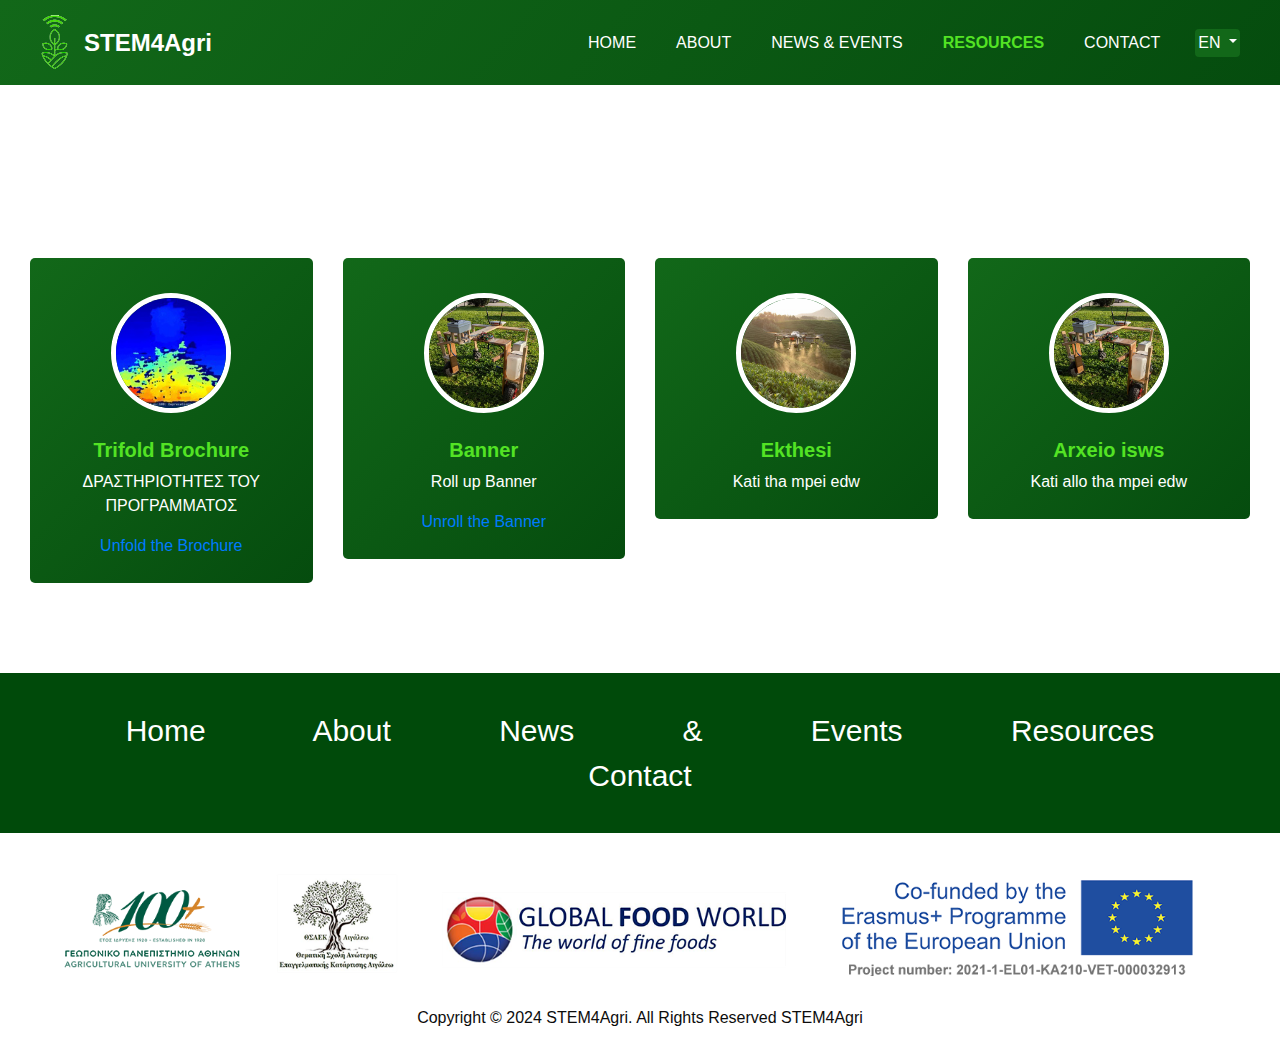
<file: resources.html>
<!DOCTYPE html>
<html>
<head>
  <meta charset="utf-8"/>
  <meta http-equiv="X-UA-Compatible" content="IE=edge"/>
  <meta name="viewport" content="width=device-width, initial-scale=1, shrink-to-fit=no"/>
  <link rel="stylesheet" type="text/css" href="css/bootstrap.css"/>
  <link rel="stylesheet" href="css/font-awesome.min.css"/>
  <link rel="stylesheet" href="css/style.css"/>
  <link rel="stylesheet" href="css/responsive.css"/>
  <link rel="shortcut icon" href="images/logo.png">
  <title> Resources STEM4Agri </title>
</head>
<body class="sub_page">
  <div class="hero_area">
    <div class="hero_bg_box">
      <div class="bg_img_box">
        <img src="images/hero-bg2.png">
      </div>
    </div>
    <header class="header_section">
      <div class="container-fluid">
        <nav class="navbar navbar-expand-lg custom_nav-container">
          <img src="images/logoS.png">
          <a class="navbar-brand" href="index.html"><span>STEM4Agri</span></a>
          <div class="collapse navbar-collapse" id="navbarSupportedContent">
            <ul class="navbar-nav">
              <li class="nav-item "><a class="nav-link" href="index.html">HOME </a></li>
              <li class="nav-item"><a class="nav-link" href="about.html"> ABOUT </a></li>
              <li class="nav-item"><a class="nav-link" href="news.html"> NEWS & EVENTS </a></li>
              <li class="nav-item active"><a class="nav-link" href="resources.html"> RESOURCES <span class="sr-only">(current)</span> </a></li>
              <li class="nav-item"><a class="nav-link" href="contact.html"> CONTACT </a></li>
              <li class="nav-item"> 
                <div class="container">
                  <div class="dropdown">
                    <button class="btn btn-custom dropdown-toggle" type="button" data-toggle="dropdown">
                      EN
                      <span class="caret"></span>
                    </button>
                    <ul class="dropdown-menu">
                      <li><a href="index.html">Englisch </a></li>
                      <li><a href="indexL.html">Ελληνικά</a></li>
                    </ul>
                  </div>
                </div>
              </li>
            </ul>
          </div>
        </nav>
      </div>
    </header>
  </div>
  <section class="resources_section layout_padding">
    <div class="container-fluid">
      <div class="heading_container heading_center">
        <h2>Resources</h2>
      </div>
      <div class="resources_container">
        <div class="row">
          <div class="col-lg-3 col-sm-6">
            <div class="box">
              <div class="img-box">
                <img src="images/3.jpg" class="img1">
              </div>
              <div class="detail-box">
                <h5>Trifold Brochure</h5>
                <p>ΔΡΑΣΤΗΡΙΟΤΗΤΕΣ ΤΟΥ ΠΡΟΓΡΑΜΜΑΤΟΣ</p>
                <a href="files/brochure.pdf" target="_blank">Unfold the Brochure</a>
              </div>
            </div>            
          </div>
          <div class="col-lg-3 col-sm-6">
            <div class="box ">
              <div class="img-box">
                <img src="images/4.jpg" class="img1">
              </div>
              <div class="detail-box">
                <h5>Banner</h5>
                <p>Roll up Banner</p>
                <a href="files/banner.pdf" target="_blank">Unroll the Banner</a>
              </div>
            </div>            
          </div>
          <div class="col-lg-3 col-sm-6">
            <div class="box">
              <div class="img-box">
                <img src="images/2.jpg" class="img1">
              </div>
              <div class="detail-box">
                <h5>Ekthesi</h5>
                <p>Kati tha mpei edw</p>
              </div>
            </div>
          </div>
          <div class="col-lg-3 col-sm-6">
            <div class="box">
              <div class="img-box">
                <img src="images/4.jpg" class="img1" >
              </div>
              <div class="detail-box">
                <h5>Arxeio isws</h5>
                <p>Kati allo tha mpei edw</p>
              </div>
            </div>
          </div>
        </div>
      </div>
    </div>
  </section>
  <div class="info_section2">
    <a href="index.html">Home</a>
    <a href="about.html">About</a>
    <a href="news.html">News & Events</a>
    <a href="resources.html">Resources</a>
    <a href="contact.html">Contact</a>
  </div>
  <div class="footer_section">
    <img src="images/f1.png">
    <p> Copyright &copy; 2024 STEM4Agri. All Rights Reserved STEM4Agri</p>
  </div>
  <script type="text/javascript" src="js/jquery-3.4.1.min.js"></script>
  <script type="text/javascript" src="js/bootstrap.js"></script>
  <script type="text/javascript" src="js/custom.js"></script>
</body>
</html>
</file>
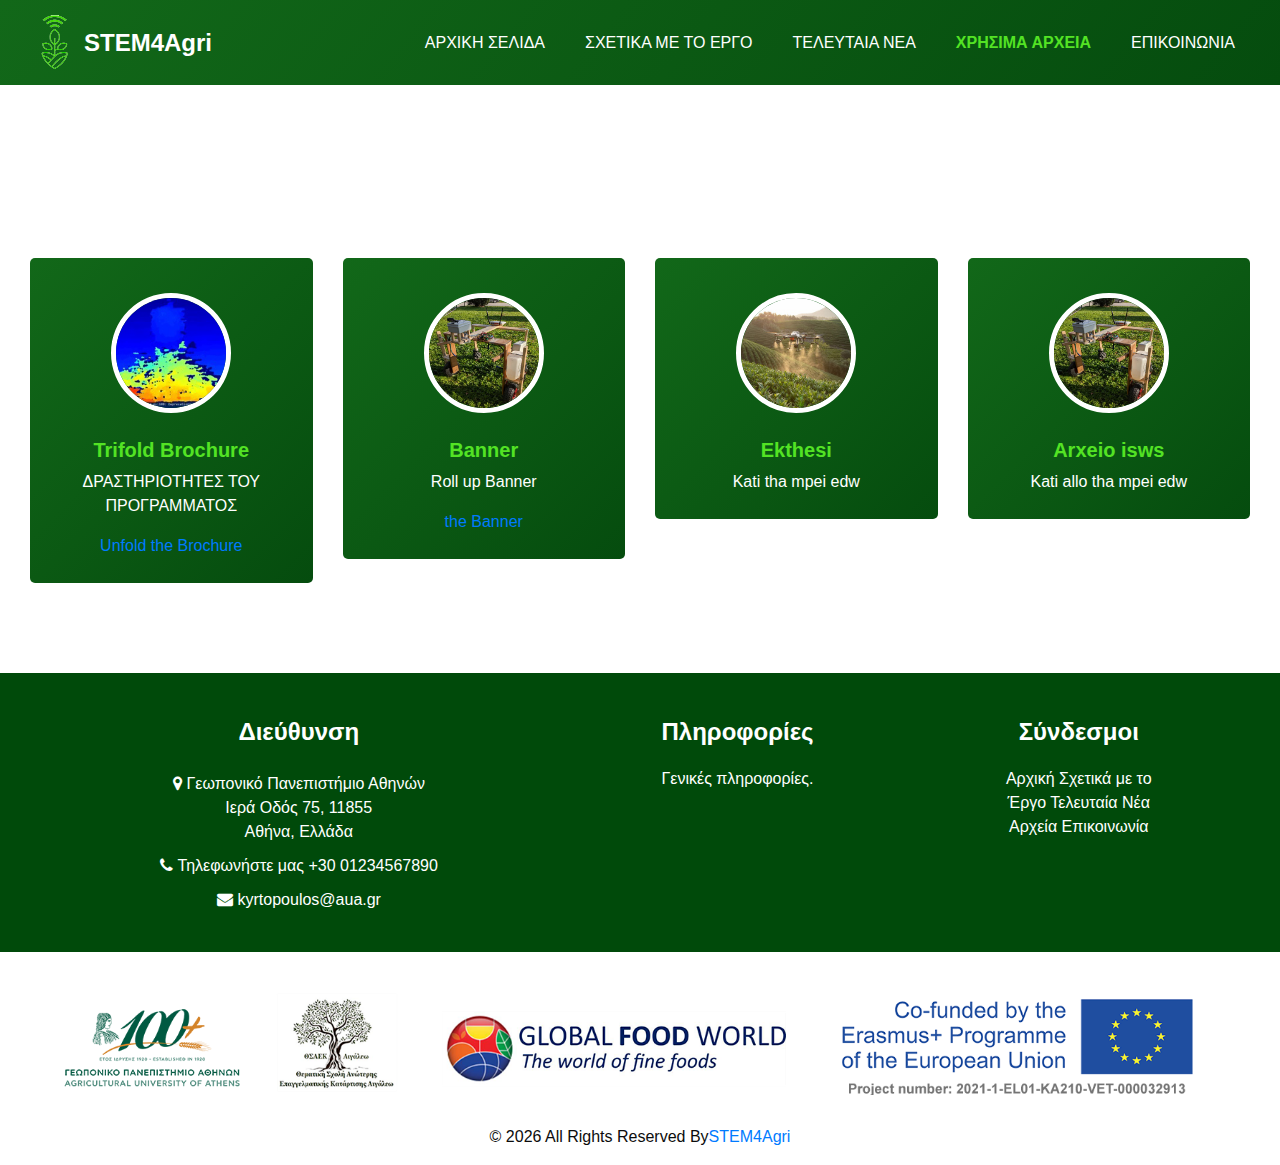
<file: resourcesL.html>
<!DOCTYPE html>
<html>
<head>
  <meta charset="utf-8"/>
  <meta http-equiv="X-UA-Compatible" content="IE=edge"/>
  <meta name="viewport" content="width=device-width, initial-scale=1, shrink-to-fit=no"/>
  <link rel="stylesheet" type="text/css" href="css/bootstrap.css"/>
  <link rel="stylesheet" href="css/font-awesome.min.css"/>
  <link rel="stylesheet" href="css/style.css"/>
  <link rel="stylesheet" href="css/responsive.css"/>
  <link rel="shortcut icon" href="images/logo.png">
  <title> Χρήσιμα STEM4Agri </title>
</head>
<body class="sub_page">
  <div class="hero_area">
    <div class="hero_bg_box"><div class="bg_img_box"><img src="images/hero-bg2.png"></div></div>
    <header class="header_section">
      <div class="container-fluid">
        <nav class="navbar navbar-expand-lg custom_nav-container">
          <img src="images/logoS.png"><a class="navbar-brand" href="indexL.html"><span>STEM4Agri</span></a>
          <div class="collapse navbar-collapse" id="navbarSupportedContent">
            <ul class="navbar-nav">
              <li class="nav-item "><a class="nav-link" href="indexL.html">ΑΡΧΙΚΗ ΣΕΛΙΔΑ </a></li>
              <li class="nav-item"><a class="nav-link" href="aboutL.html"> ΣΧΕΤΙΚΑ ΜΕ ΤΟ ΕΡΓΟ </a></li>
              <li class="nav-item"><a class="nav-link" href="newsL.html"> ΤΕΛΕΥΤΑΙΑ ΝΕΑ </a></li>
              <li class="nav-item active"><a class="nav-link" href="resourcesL.html"> ΧΡΗΣΙΜΑ ΑΡΧΕΙΑ <span class="sr-only">(current)</span> </a></li>
              <li class="nav-item"><a class="nav-link" href="contactL.html"> ΕΠΙΚΟΙΝΩΝΙΑ </a></li>
            </ul>
          </div>
        </nav>
      </div>
    </header>
  </div>
  <section class="resources_section layout_padding">
    <div class="container-fluid">
      <div class="heading_container heading_center"><h2>ΧΡΗΣΙΜΑ ΑΡΧΕΙΑ</h2></div>
      <div class="resources_container">
        <div class="row">
          <div class="col-lg-3 col-sm-6">
            <div class="box">
              <div class="img-box"><img src="images/3.jpg" class="img1"></div>
              <div class="detail-box"><h5>Trifold Brochure</h5><p>ΔΡΑΣΤΗΡΙΟΤΗΤΕΣ ΤΟΥ ΠΡΟΓΡΑΜΜΑΤΟΣ</p><a href="files/brochure.pdf" target="_blank">Unfold the Brochure</a></div>
            </div>            
          </div>
          <div class="col-lg-3 col-sm-6">
            <div class="box ">
              <div class="img-box"><img src="images/4.jpg" class="img1"></div>
              <div class="detail-box"><h5>Banner</h5><p>Roll up Banner</p><a href="files/banner.pdf" target="_blank"> the Banner</a></div>
            </div>            
          </div>
          <div class="col-lg-3 col-sm-6">
            <div class="box ">
              <div class="img-box"><img src="images/2.jpg" class="img1"></div>
              <div class="detail-box"><h5>Ekthesi</h5><p>Kati tha mpei edw</p></div>
            </div>
          </div>
          <div class="col-lg-3 col-sm-6">
            <div class="box ">
              <div class="img-box"><img src="images/4.jpg" class="img1" ></div>
              <div class="detail-box"><h5>Arxeio isws</h5><p>Kati allo tha mpei edw</p></div>
            </div>
          </div>
        </div>
      </div>
    </div>
  </section>
  <section class="info_section layout_padding2">
    <div class="container">
      <div class="row">
        <div class="col-lg-4 info_col">
          <div class="info_contact"><h4>Διεύθυνση</h4>
            <div class="contact_link_box">
              <a href="https:www.aua.gr/"><i class="fa fa-map-marker" aria-hidden="true"></i><span>Γεωπονικό Πανεπιστήμιο Αθηνών <br>Ιερά Οδός 75, 11855 <br>Αθήνα, Ελλάδα</span></a>
              <a href="tel:"><i class="fa fa-phone" aria-hidden="true"></i><span>Τηλεφωνήστε μας +30 01234567890</span></a>
              <a href="mailto:"><i class="fa fa-envelope" aria-hidden="true"></i><span>kyrtopoulos@aua.gr</span></a>
            </div>
          </div>
        </div>
        <div class="col-lg-3 info_col">
          <div class="info_detail"><h4>Πληροφορίες</h4><p>Γενικές πληροφορίες.</p></div>
        </div>
        <div class=" col-lg-2 mx-auto info_col">
          <div class="info_link_box"><h4>Σύνδεσμοι</h4>
            <div class="info_links">
              <a class="" href="indexL.html">Αρχική</a>
              <a class="" href="aboutL.html">Σχετικά με το Έργο</a>
              <a class="" href="newsL.html">Τελευταία Νέα</a>
              <a class="" href="resourcesL.html">Αρχεία</a>
              <a class="" href="contactL.html">Επικοινωνία</a>
            </div>
          </div>
        </div>
      </div>
    </div>
  </section>
  <div class="footer_section"><img src="images/f1.png"><p>&copy; <span id="displayYear"></span> All Rights Reserved By<a href="">STEM4Agri</a></p></div>
  <script type="text/javascript" src="js/jquery-3.4.1.min.js"></script>
  <script type="text/javascript" src="js/bootstrap.js"></script>
  <script type="text/javascript" src="js/custom.js"></script>
</body>
</html>
</file>
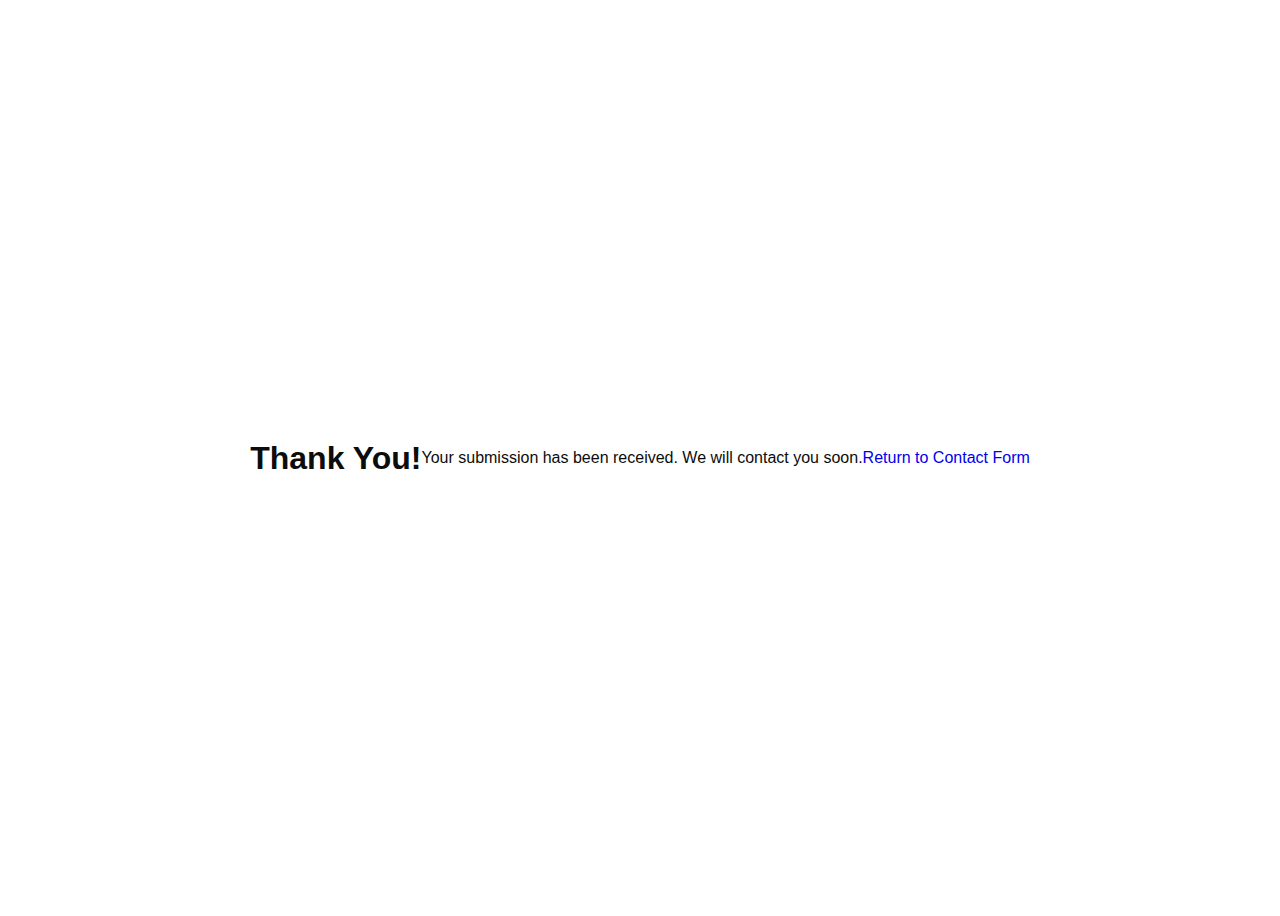
<file: submin_thanks.html>
<!DOCTYPE html>
<html lang="en">
<head>
    <meta charset="UTF-8">
    <meta name="viewport" content="width=device-width, initial-scale=1.0">
    <link rel="stylesheet" href="css/style.css"/>
    <title>Thank You</title>
</head>
<body>
    <div class="php">
        <h1>Thank You!</h1>
        <p>Your submission has been received. We will contact you soon.</p>
        <br>
        <a href="contact.html">Return to Contact Form</a>
    </div>
</body>
</html>
</file>
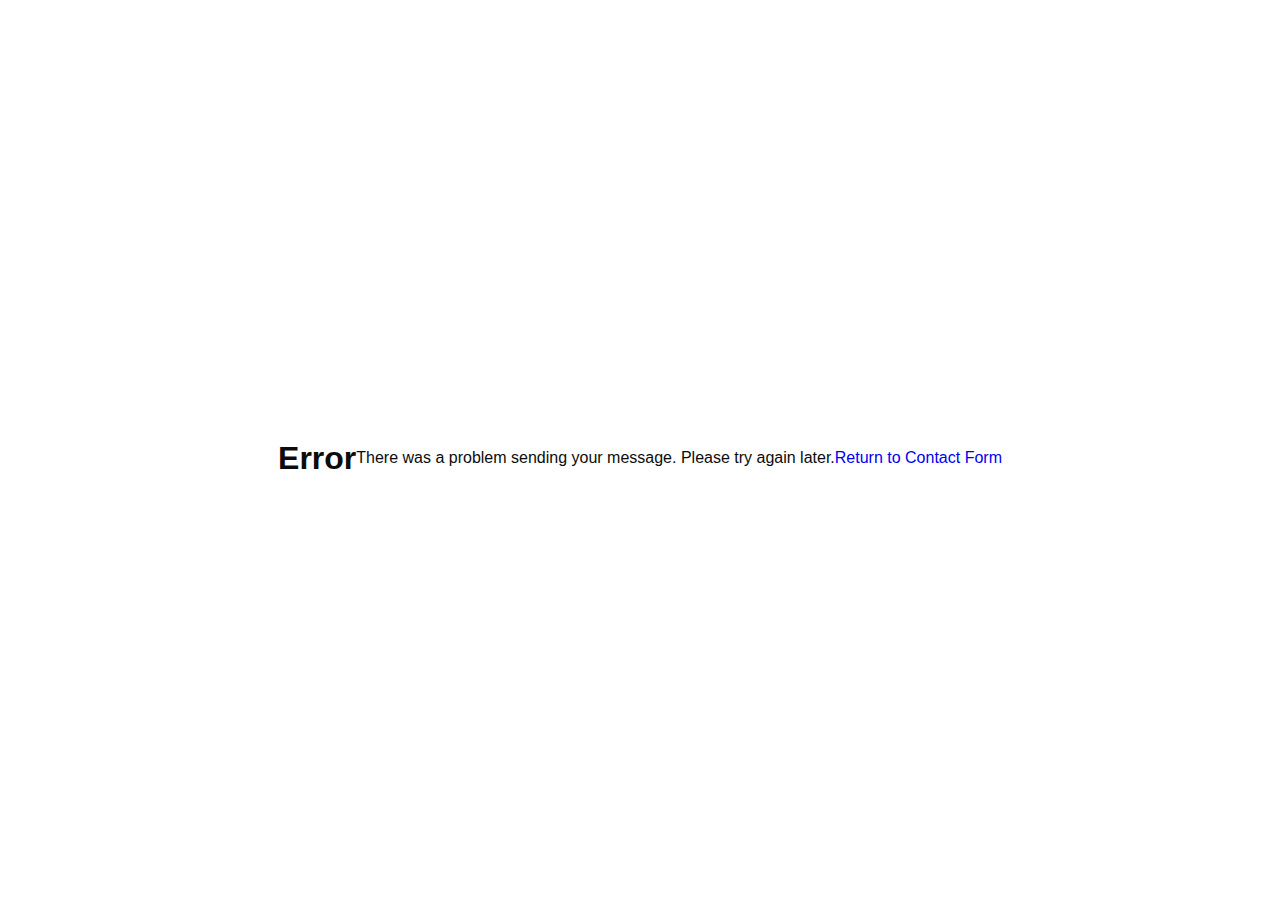
<file: submit_error.html>
<!DOCTYPE html>
<html lang="en">
<head>
    <meta charset="UTF-8">
    <meta name="viewport" content="width=device-width, initial-scale=1.0">
    <link rel="stylesheet" href="css/style.css"/>
    <title>Error</title>
</head>
<body>
    <div class="php">
        <h1>Error</h1>
        <p>There was a problem sending your message. Please try again later.</p>
        <br>
        <a href="contact.html">Return to Contact Form</a>
    </div>
</body>
</html>
</file>
<file: css/style.css>
body {
  font-family: Verdana, sans-serif;
  color: #0c0c0c;
  background-color: #ffffff;
  overflow-x: hidden;
}

.php{
  margin: 0;
  padding: 0;
  display: flex;
  justify-content: center;
  align-items: center;
  height: 100vh;
  font-family: Arial, sans-serif;
  text-align: center;
}

.layout_padding {
  padding: 90px 0;
}

.layout_padding2 {
  padding: 75px 0;
}

.layout_padding2-top {
  padding-top: 75px;
}

.layout_padding2-bottom {
  padding-bottom: 75px;
}

.layout_padding-top {
  padding-top: 90px;
}

.layout_padding-bottom {
  padding-bottom: 90px;
}

.btn-custom {
  background-color: #126819; 
  color: #ffffff;
  padding: 1px 2px; 
  margin-bottom: 0;
  margin-top: 3px;
}

.dropdown-menu {
  background-color: #dbdbdb; 
}

.dropdown-menu > li > a {
  padding-left: 10px; 
}

.custom-col {
  text-align: center;
}

.social_section {
  padding: 50px 0;
}

.social_box {
  display: flex;
  justify-content: center;
}

.social_box a {
  font-size: 24px;
  margin: 0px 10px;
  transition: color 0.3s ease;
}

.col-md-4 img {
  display: block;
  margin: 0 auto;
  margin-top: 0;
  max-width: 100%;
  padding-top: 0;
  height: auto;
}

#about-stem4agri {
  background-image: url('../images/bg2.png');
  background-size: contain;
  background-repeat: no-repeat;
  background-position: top center;
  color: white;
  padding-top: 50px;
  padding-bottom: 50px;
  min-height: 400px;
}

.heading_container {
  display: -webkit-box;
  display: -ms-flexbox;
  display: flex;
  -webkit-box-orient: vertical;
  -webkit-box-direction: normal;
      -ms-flex-direction: column;
          flex-direction: column;
  -webkit-box-align: start;
      -ms-flex-align: start;
          align-items: flex-start;
}

.heading_container h2 {
  position: relative;
  font-weight: bold;
  margin-bottom: 0;
}

.heading_container h2 span {
  color: linear-gradient(130deg, #126819, #054c0e);
}

.heading_container p {
  margin-top: 20px;
  margin-bottom: 0;
}

.heading_container.heading_center {
  -webkit-box-align: center;
      -ms-flex-align: center;
          align-items: center;
  text-align: center;
}

a,
a:hover,
a:focus {
  text-decoration: none;
}

a:hover,
a:focus {
  color: initial;
}

.btn,
.btn:focus {
  color: #ffffff;
  outline: none !important;
  -webkit-box-shadow: none;
          box-shadow: none;
}

.hero_area {
  position: relative;
  min-height: 100vh;
  display: -webkit-box;
  display: -ms-flexbox;
  display: flex;
  -webkit-box-orient: vertical;
  -webkit-box-direction: normal;
      -ms-flex-direction: column;
          flex-direction: column;
}

.hero_area .hero_bg_box {
  position: absolute;
  top: 0;
  left: 0;
  width: 100%;
  height: 100%;
  display: -webkit-box;
  display: -ms-flexbox;
  display: flex;
  -webkit-box-pack: center;
      -ms-flex-pack: center;
          justify-content: center;
  -webkit-box-align: end;
      -ms-flex-align: end;
          align-items: flex-end;
  overflow: hidden;
  z-index: -1;
}

.hero_area .hero_bg_box .bg_img_box {
  min-width: 100%;
  min-height: 100%;
}

.hero_area .hero_bg_box img {
  min-width: 100%;
  min-height: 100%;
}

.sub_page .hero_area {
  min-height: auto;
  background: linear-gradient(130deg, #126819, #054c0e);
}

.sub_page .hero_area .hero_bg_box {
  display: none;
}

.header_section {
  padding: 15px 0;
}

.header_section .container-fluid {
  padding-right: 25px;
  padding-left: 25px;
}

.navbar-brand span {
  font-weight: bold;
  font-size: 24px;
  color: #ffffff;
}

.custom_nav-container {
  padding: 0;
}

.custom_nav-container .navbar-nav {
  margin-left: auto;
}

.custom_nav-container .navbar-nav .nav-item .nav-link {
  padding: 5px 20px;
  color: #ffffff;
  text-align: center;
  text-transform: uppercase;
  border-radius: 5px;
  -webkit-transition: all 0.3s;
  transition: all 0.3s;
}

.custom_nav-container .navbar-nav .nav-item:hover .nav-link, .custom_nav-container .navbar-nav .nav-item.active .nav-link {
  color: #53e324;
}

.custom_nav-container .navbar-nav .nav-item.active .nav-link {
  font-weight: 600;
}

.custom_nav-container .nav_search-btn {
  width: 35px;
  height: 35px;
  padding: 0;
  border: none;
  color: #ffffff;
}

.custom_nav-container .nav_search-btn:hover {
  color: #53e324;
}

.custom_nav-container .navbar-toggler {
  outline: none;
}

.custom_nav-container .navbar-toggler {
  padding: 0;
  width: 37px;
  height: 42px;
  -webkit-transition: all 0.3s;
  transition: all 0.3s;
}

.custom_nav-container .navbar-toggler span {
  display: block;
  width: 35px;
  height: 4px;
  background: #ffffff;
  margin: 7px 0;
  -webkit-transition: all 0.3s;
  transition: all 0.3s;
  position: relative;
  border-radius: 5px;
  transition: all 0.3s;
}

.custom_nav-container .navbar-toggler span::before, .custom_nav-container .navbar-toggler span::after {
  content: "";
  position: absolute;
  left: 0;
  height: 100%;
  width: 100%;
  background-color: #ffffff;
  top: -10px;
  border-radius: 5px;
  -webkit-transition: all 0.3s;
  transition: all 0.3s;
}

.custom_nav-container .navbar-toggler span::after {
  top: 10px;
}

.custom_nav-container .navbar-toggler[aria-expanded="true"] {
  -webkit-transform: rotate(360deg);
          transform: rotate(360deg);
}

.custom_nav-container .navbar-toggler[aria-expanded="true"] span {
  -webkit-transform: rotate(45deg);
          transform: rotate(45deg);
}

.custom_nav-container .navbar-toggler[aria-expanded="true"] span::before, .custom_nav-container .navbar-toggler[aria-expanded="true"] span::after {
  -webkit-transform: rotate(90deg);
          transform: rotate(90deg);
  top: 0;
}

.slider_section {
  -webkit-box-flex: 1;
      -ms-flex: 1;
          flex: 1;
  display: -webkit-box;
  display: -ms-flexbox;
  display: flex;
  -webkit-box-align: center;
      -ms-flex-align: center;
          align-items: center;
  position: relative;
  padding: 45px 0 145px 0;
}

.slider_section .row {
  -webkit-box-align: center;
      -ms-flex-align: center;
          align-items: center;
}

.slider_section #customCarousel1 {
  width: 100%;
  position: unset;
}

.slider_section .detail-box {
  color: #004a0a;
}

.slider_section .detail-box h1 {
  font-size: 3rem;
  font-weight: bold;
  text-transform: uppercase;
  margin-bottom: 15px;
  color: #ffffff;
}

.slider_section .detail-box p {
  color: #fefefe;
  font-size: 14px;
}

.slider_section .detail-box .btn-box {
  display: -webkit-box;
  display: -ms-flexbox;
  display: flex;
  margin: 0 -5px;
  margin-top: 25px;
}

.slider_section .detail-box .btn-box a {
  margin: 5px;
  text-align: center;
  width: 165px;
}

.slider_section .detail-box .btn-box .btn1 {
  display: inline-block;
  padding: 10px 15px;
  background-color: #53e324;
  color: #ffffff;
  border-radius: 0;
  -webkit-transition: all 0.3s;
  transition: all 0.3s;
  border: none;
}

.slider_section .detail-box .btn-box .btn1:hover {
  background-color: #004a0a;
}

.slider_section .detail-box .btn-box .btn2 {
  display: inline-block;
  padding: 10px 15px;
  background-color: #000000;
  color: #ffffff;
  border-radius: 0;
  -webkit-transition: all 0.3s;
  transition: all 0.3s;
  border: none;
}

.slider_section .detail-box .btn-box .btn2:hover {
  background-color: black;
}

.slider_section .img-box {
  margin: 45px 0;
}

.slider_section .img-box img {
  width: 100%;
  -webkit-animation: upDown 5s infinite;
          animation: upDown 5s infinite;
}

@-webkit-keyframes upDown {
  0% {
    -webkit-transform: translateY(-45px);
            transform: translateY(-45px);
  }
  50% {
    -webkit-transform: translateY(45px);
            transform: translateY(45px);
  }
  100% {
    -webkit-transform: translateY(-45px);
            transform: translateY(-45px);
  }
}

@keyframes upDown {
  0% {
    -webkit-transform: translateY(-45px);
            transform: translateY(-45px);
  }
  50% {
    -webkit-transform: translateY(45px);
            transform: translateY(45px);
  }
  100% {
    -webkit-transform: translateY(-45px);
            transform: translateY(-45px);
  }
}

.slider_section .carousel-indicators {
  position: unset;
  margin: 0;
  -webkit-box-pack: center;
      -ms-flex-pack: center;
          justify-content: center;
  -webkit-box-align: center;
      -ms-flex-align: center;
          align-items: center;
}

.slider_section .carousel-indicators li {
  background-color: #ffffff;
  width: 12px;
  height: 12px;
  border-radius: 100%;
  opacity: 1;
}

.slider_section .carousel-indicators li.active {
  width: 20px;
  height: 20px;
  background-color: #53e324;
}

.service_section {
  position: relative;
}

.service_section .box {
  display: -webkit-box;
  display: -ms-flexbox;
  display: flex;
  -webkit-box-orient: vertical;
  -webkit-box-direction: normal;
      -ms-flex-direction: column;
          flex-direction: column;
  -webkit-box-align: center;
      -ms-flex-align: center;
          align-items: center;
  text-align: center;
  margin-top: 45px;
  background-color: #ffffff;
  padding: 20px;
  border-radius: 5px;
}

.service_section .box .img-box {
  display: -webkit-box;
  display: -ms-flexbox;
  display: flex;
  -webkit-box-pack: center;
      -ms-flex-pack: center;
          justify-content: center;
  -webkit-box-align: start;
      -ms-flex-align: start;
          align-items: flex-start;
  width: 125px;
  min-width: 75px;
  height: 75px;
  margin-bottom: 15px;
}

.service_section .box .img-box img {
  max-width: 100%;
  max-height: 100%;
  -webkit-transition: all 0.3s;
  transition: all 0.3s;
}

.service_section .box .detail-box h5 {
  font-weight: bold;
  text-transform: uppercase;
}

.service_section .box .detail-box a {
  background-color: #ffffff;
  font-weight: 600;
}

.service_section .box .detail-box a:hover {
  background-color: #ffffff;
}

.service_section .btn-box {
  display: -webkit-box;
  display: -ms-flexbox;
  display: flex;
  -webkit-box-pack: center;
      -ms-flex-pack: center;
          justify-content: center;
  margin-top: 45px;
}

.service_section .btn-box a {
  display: inline-block;
  padding: 10px 45px;
  background: linear-gradient(130deg, #126819, #054c0e);;
  color: #ffffff;
  border-radius: 0;
  -webkit-transition: all 0.3s;
  transition: all 0.3s;
  border: none;
}

.service_section .btn-box a:hover {
  background: linear-gradient(130deg, #126819, #054c0e);;
}

.about_section {
  background:  #ffffff;
  
}

.about_section .heading_container {
  margin-bottom: 45px;
}

.about_section .row {
  -webkit-box-align: center;
      -ms-flex-align: center;
          align-items: center;
}

.about_section .img-box img {
  max-width: 100%;
}

.about_section .detail-box h3 {
  font-weight: bold;
}

.about_section .detail-box p {
  margin-top: 15px;
}

.about_section .detail-box a {
  display: inline-block;
  padding: 10px 45px;
  background-color: #ffffff;
  color: #ffffff;
  border-radius: 0px;
  -webkit-transition: all 0.3s;
  transition: all 0.3s;
  border: none;
  margin-top: 15px;
}

.about_section .detail-box a:hover {
  background-color: #ffffff;
}

.load-more-container {
  background: #fff;
  width: 500px;
  min-height: 500px;
  margin: 20px auto;
  position: relative;
}
.load-more-container ul {
  list-style-type: none;
  padding: 0;
}
.load-more-container ul:after {
  content: "";
  display: table;
  clear: both;
}
.load-more-container ul li {
  width: calc(25% - 10px);
  margin: 10px 5px 0;
  height: 100px;
  background:  #1D95F8;
  color: #fff;
  float: left;
  border-radius: 2px;
}
.load-more-container ul li:nth-child(1n + 5) {
  max-height: 0;
  opacity: 0;
  transition: 0.1s ease-in;
}
.load-more-container .load-more-btn {
  width: 150px;
  line-height: 40px;
  border-radius: 2px;
  margin: 0 auto;
  margin-top: 55px;
  display: block;
  background:   #126819;
  color: #ffffff;
  cursor: pointer;
  text-align: center;
}
.load-more-container .load-more-btn:hover {
  background: #53e324;
}
.load-more-container .load-more-btn .loaded {
  display: none;
  margin-top: 45px;
}
.load-more-container #load-more {
  display: none;
}
.load-more-container #load-more:checked ~ ul li:nth-child(1n + 3) {
  max-height: 999px;
  opacity: 1;
  transition: 0.2s ease-in;
}
.load-more-container #load-more:checked ~ .load-more-btn .loaded {
  display: block;
  margin-top: 45px;
}
.load-more-container #load-more:checked ~ .load-more-btn .unloaded {
  display: none;
  margin-top: 45px;
}

.news_section .box {
  margin-top: 45px;
  display: -webkit-box;
  display: -ms-flexbox;
  display: flex;
  -webkit-box-orient: vertical;
  -webkit-box-direction: normal;
      -ms-flex-direction: column;
          flex-direction: column;
  -webkit-box-align: center;
      -ms-flex-align: center;
          align-items: center;
  text-align: center;
}

.news_section .box .img-box {
  margin-bottom: 20px;
  width: 120px;
  height: 120px;
  min-width: 120px;
  min-height: 120px;
  border-radius: 100%;
  border: 5px solid #004a0a;
  display: -webkit-box;
  display: -ms-flexbox;
  display: flex;
  -webkit-box-pack: center;
      -ms-flex-pack: center;
          justify-content: center;
  -webkit-box-align: center;
      -ms-flex-align: center;
          align-items: center;
}

.news_section .box .img-box img {
  width: 55px;
  height: auto;
  fill: #004a0a;
}

.news_section .box h5 {
  font-weight: bold;
  margin-bottom: 10px;
}

.news_section .box p {
  margin-bottom: 0;
}

.news_section .btn-box {
  display: -webkit-box;
  display: -ms-flexbox;
  display: flex;
  -webkit-box-pack: center;
      -ms-flex-pack: center;
          justify-content: center;
  margin-top: 45px;
}

.news_section .btn-box a {
  display: inline-block;
  padding: 10px 45px;
  background-color: #53e324;
  color: #ffffff;
  border-radius: 0;
  -webkit-transition: all 0.3s;
  transition: all 0.3s;
  border: none;
}

.news_section .btn-box a:hover {
  background-color: #004a0a;
}

.contact_section .box {
  margin-top: 45px;
  display: -webkit-box;
  display: -ms-flexbox;
  display: flex;
  -webkit-box-orient: vertical;
  -webkit-box-direction: normal;
      -ms-flex-direction: column;
          flex-direction: column;
  -webkit-box-align: center;
      -ms-flex-align: center;
          align-items: center;
  text-align: center;
}

.contact_section .box .img-box {
  margin-bottom: 20px;
  width: 120px;
  height: 120px;
  min-width: 120px;
  min-height: 120px;
  border-radius: 100%;
  border: 5px solid #004a0a;
  display: -webkit-box;
  display: -ms-flexbox;
  display: flex;
  -webkit-box-pack: center;
      -ms-flex-pack: center;
          justify-content: center;
  -webkit-box-align: center;
      -ms-flex-align: center;
          align-items: center;
}

.contact_section .box .img-box img {
  width: 55px;
  height: auto;
  fill: #004a0a;
}

.contact_section .box h5 {
  font-weight: bold;
  margin-bottom: 10px;
}

.contact_section .box p {
  margin-bottom: 0;
}

.contact_section .btn-box {
  display: -webkit-box;
  display: -ms-flexbox;
  display: flex;
  -webkit-box-pack: center;
      -ms-flex-pack: center;
          justify-content: center;
  margin-top: 45px;
}

.contact_section .btn-box a {
  display: inline-block;
  padding: 10px 45px;
  background-color: #53e324;
  color: #ffffff;
  border-radius: 0;
  -webkit-transition: all 0.3s;
  transition: all 0.3s;
  border: none;
}

.contact_section .btn-box a:hover {
  background-color: #007fa4;
}

.resources_section {
  text-align: center;
  color: #ffffff;
}

.resources_section .heading_container {
  -webkit-box-pack: center;
      -ms-flex-pack: center;
          justify-content: center;
}

.resources_section .resources_container {
  padding: 0 15px;
}

.resources_section .resources_container .box {
  padding: 35px 0 0 0;
  border-radius: 5px;
  overflow: hidden;
  -webkit-transition: all .1s;
  transition: all .1s;
  margin-top: 45px;
  background: linear-gradient(135deg, #126819, #054c0e);
  background-color: #ffffff;
}

.resources_section .resources_container .box .img-box {
  display: -webkit-box;
  display: -ms-flexbox;
  display: flex;
  -webkit-box-pack: center;
      -ms-flex-pack: center;
          justify-content: center;
  -webkit-box-align: center;
      -ms-flex-align: center;
          align-items: center;
}

.resources_section .resources_container .box .img-box img {
  width: 120px;
  border-radius: 100%;
  border: 5px solid #ffffff;
}

.resources_section .resources_container .box .detail-box {
  margin: 25px 0;
}

.resources_section .resources_container .box .detail-box h5 {
  color: #53e324;
  font-weight: 600;
  position: relative;
}

.resources_section .resources_container .box .social_box {
  padding: 10px 45px 20px 45px;
  display: -webkit-box;
  display: -ms-flexbox;
  display: flex;
  -webkit-box-pack: justify;
      -ms-flex-pack: justify;
          justify-content: space-between;
}

.resources_section .resources_container .box .social_box a {
  color: #ffffff;
  font-size: 22px;
}

.resources_section .resources_container .box .social_box a:hover {
  color: #53e324;
}

.box form {
  margin-top: 20px;
}

.box form input[type="submit"] {
  background-color: #004a0a;
  color: #fff;
  margin-top: 45px;
  padding: 10px 20px;
  border: none;
  cursor: pointer;
}

.box form input[type="submit"]:hover {
  background-color: #53e324;
}

.box form label {
  display: block;
  margin-bottom: 8px;
}

.box form input[type="text"],
.box form input[type="email"] {
  width: 100%;
  padding: 10px;
  margin-bottom: 10px;
}

.box form textarea {
  width: 100%;
  padding: 10px;
  margin-bottom: 20px;
}

.info_section {
  background-color: #004a0a;
  color: #ffffff;
  padding: 45px 0 5px 0;
}

.info_section h4 {
  font-weight: 600;
  margin-bottom: 20px;
}

.info_section .info_col {
  margin: 0 auto;
  margin-bottom: 30px;
  text-align: center;
  display: flex;
  flex-direction: column;
  align-items: center;
}

.info_section .info_contact .contact_link_box {
  display: -webkit-box;
  display: -ms-flexbox;
  display: flex;
  -webkit-box-orient: vertical;
  -webkit-box-direction: normal;
      -ms-flex-direction: column;
          flex-direction: column;
}

.info_section .info_contact .contact_link_box a {
  margin: 5px 0;
  color: #ffffff;
}

.info_section .info_contact .contact_link_box a i {
  margin-right: 5px;
}

.info_section .info_contact .contact_link_box a:hover {
  color: #53e324;
}

.info_section .info_links a {
  align-self: center;
  margin-bottom: 15px;
  color: #ffffff;
}

.info_section .info_links a:hover {
  color: #53e324;
}

.info_section2 {
  background-color: #004a0a;
  color: #ffffff;
  padding: 35px;
  text-align: center; 
  margin: 0;
  font-size: 30px;
  word-spacing: 100px;
}

.info_section2 a:not(:only-child){
  word-spacing: 1%;
  color: #ffffff;
  text-align: center; 
}

.footer_section {
  background-color: #ffffff;
  text-align: center;
  top: 14em;
}

.footer_section img {
  max-width: 100%;
  height: auto;
}
</file>
<file: css/responsive.css>
@media (max-width: 1300px) {}

@media (max-width: 1120px) {}

@media (max-width: 992px) {
  .hero_area {
    min-height: auto;
  }

  .hero_area {
    background: linear-gradient(130deg, #231a6f, #0f054c);
  }

  .hero_area .hero_bg_box {
    display: none;
  }

  .slider_section {
    padding: 45px 0 75px 0;
  }

  .custom_nav-container .navbar-nav {
    padding-top: 15px;
    align-items: center;
  }


  .custom_nav-container .navbar-nav .nav-item .nav-link {
    padding: 5px 25px;
    margin: 5px 0;
  }


}

@media (max-width: 768px) {
  .about_section .img-box {
    margin-bottom: 45px;
  }

}

@media (max-width: 576px) {
  .header_section .header_top .contact_nav a span {
    display: none;
  }


  .client_section .client_container {
    width: 100%;
  }

  .client_section .box {
    margin: 0;
  }

  .owl-nav {
    display: flex;
    justify-content: center;
    margin-top: 45px;
  }

  .client_section .owl-carousel .owl-nav .owl-prev,
  .client_section .owl-carousel .owl-nav .owl-next {
    position: unset;
    margin: 0 2.5px;
  }
}

@media (max-width: 480px) {
  .slider_section .detail-box h1 {
    font-size: 2rem;
  }

  .track_section form {
    flex-direction: column;
    align-items: flex-start;
  }

  .track_section form input {
    width: 100%;
  }

  .track_section form button {
    padding: 10px 60px;
    margin-top: 10px;
  }
}

@media (max-width: 420px) {
  .service_section .box {
    flex-direction: column;
  }

  .service_section .box .img-box {
    justify-content: flex-start;
    margin-bottom: 15px;
  }
}

@media (max-width: 376px) {}

@media (min-width: 1200px) {
  .container {
    max-width: 1170px;
  }
}
</file>
